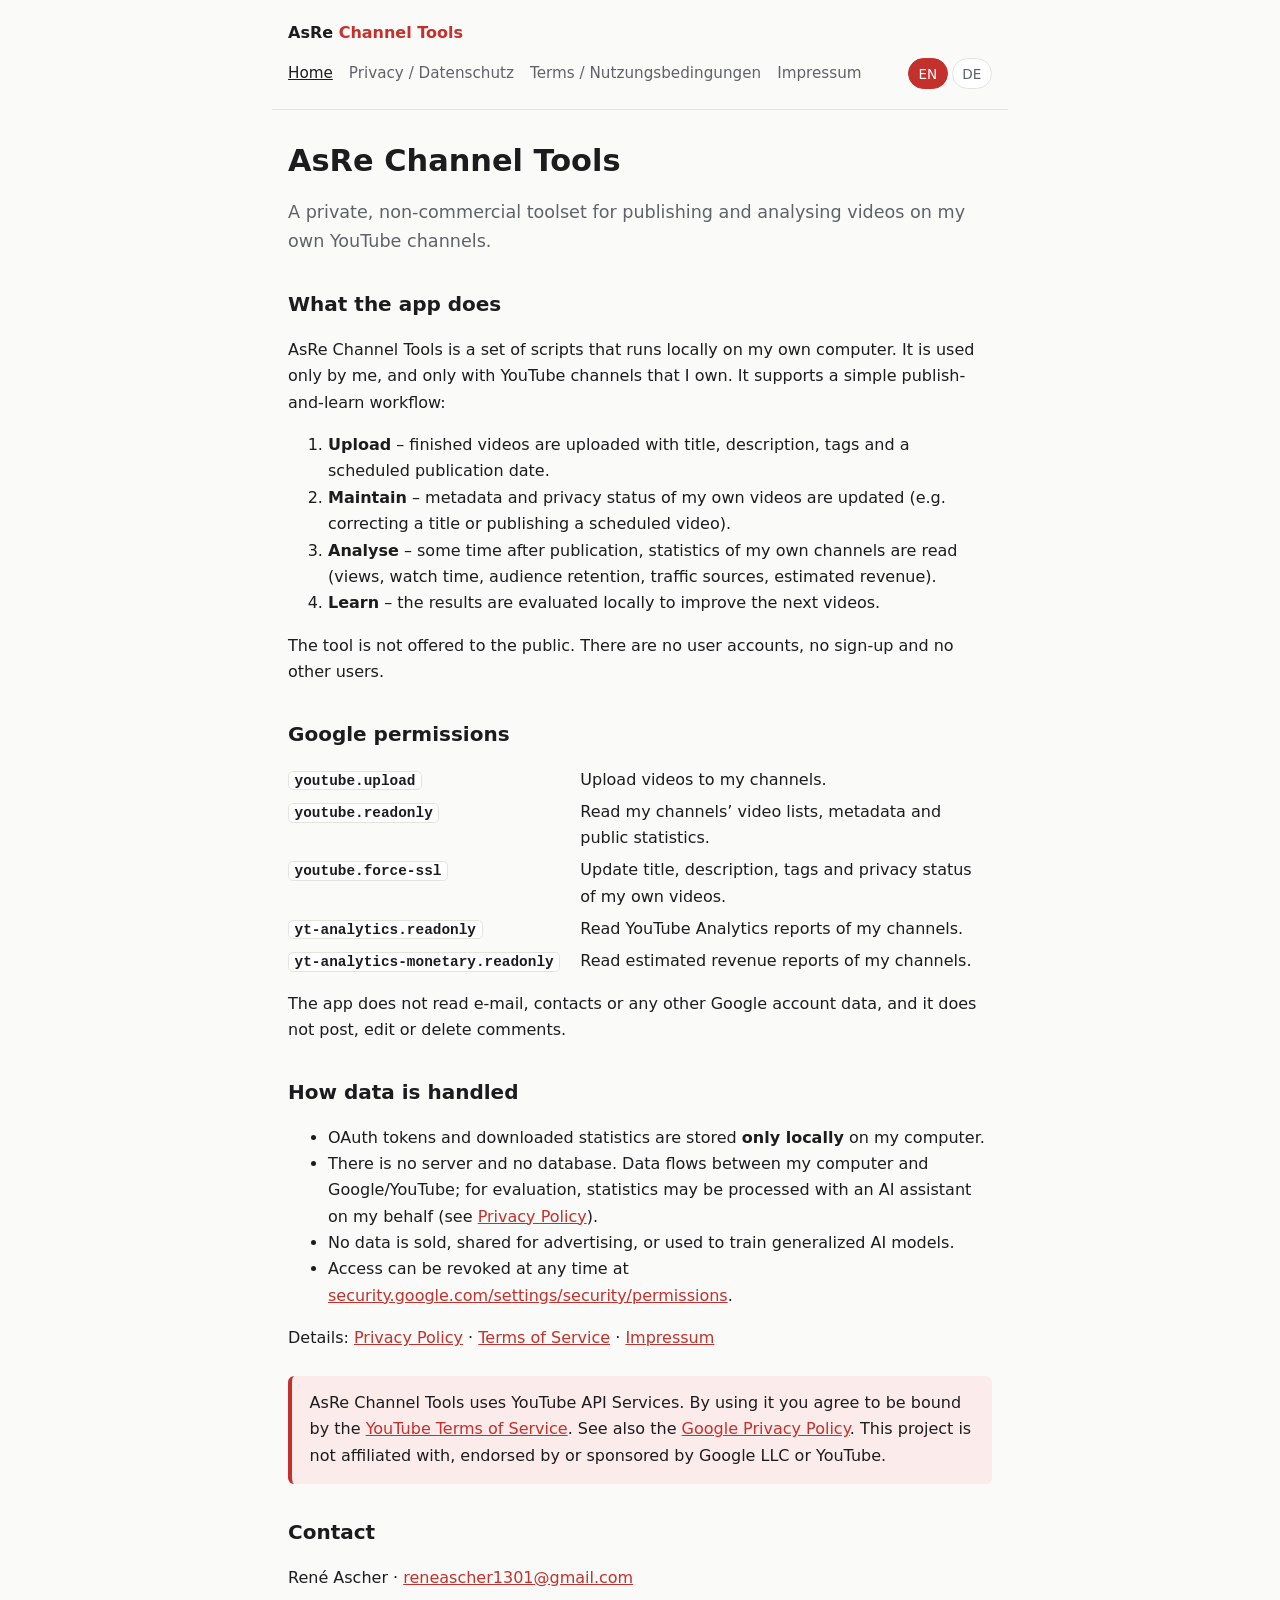
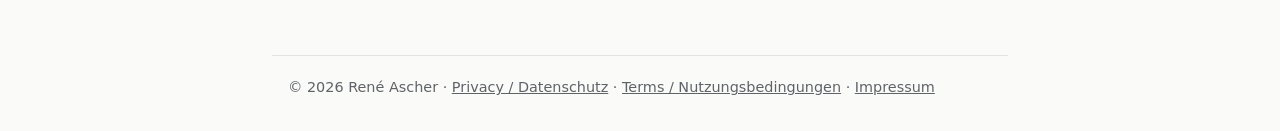
<file: index.html>
<!doctype html>
<html lang="en">
<head>
  <meta charset="utf-8">
  <meta name="viewport" content="width=device-width, initial-scale=1">
  <title>AsRe Channel Tools</title>
  <meta name="description" content="AsRe Channel Tools – a private toolset for uploading to, and analysing, the operator's own YouTube channels via the YouTube Data API and YouTube Analytics API.">
  <link rel="stylesheet" href="assets/style.css">
  <script src="assets/lang.js"></script>
</head>
<body>
<header>
  <a class="brand" href="index.html">AsRe <span>Channel Tools</span></a>
  <nav>
    <a href="index.html" aria-current="page">Home</a>
    <a href="privacy.html">Privacy / Datenschutz</a>
    <a href="terms.html">Terms / Nutzungsbedingungen</a>
    <a href="impressum.html">Impressum</a>
  </nav>
  <div class="lang-switch">
    <button type="button" data-set-lang="en">EN</button>
    <button type="button" data-set-lang="de">DE</button>
  </div>
</header>

<main>
  <!-- ===================== ENGLISH ===================== -->
  <section class="l-en" lang="en">
    <h1>AsRe Channel Tools</h1>
    <p class="lead">A private, non-commercial toolset for publishing and analysing videos on my own YouTube channels.</p>

    <h2>What the app does</h2>
    <p>AsRe Channel Tools is a set of scripts that runs locally on my own computer. It is used only by me, and only with YouTube channels that I own. It supports a simple publish-and-learn workflow:</p>
    <ol>
      <li><strong>Upload</strong> – finished videos are uploaded with title, description, tags and a scheduled publication date.</li>
      <li><strong>Maintain</strong> – metadata and privacy status of my own videos are updated (e.g. correcting a title or publishing a scheduled video).</li>
      <li><strong>Analyse</strong> – some time after publication, statistics of my own channels are read (views, watch time, audience retention, traffic sources, estimated revenue).</li>
      <li><strong>Learn</strong> – the results are evaluated locally to improve the next videos.</li>
    </ol>
    <p>The tool is not offered to the public. There are no user accounts, no sign-up and no other users.</p>

    <h2>Google permissions</h2>
    <dl>
      <dt><code>youtube.upload</code></dt><dd>Upload videos to my channels.</dd>
      <dt><code>youtube.readonly</code></dt><dd>Read my channels’ video lists, metadata and public statistics.</dd>
      <dt><code>youtube.force-ssl</code></dt><dd>Update title, description, tags and privacy status of my own videos.</dd>
      <dt><code>yt-analytics.readonly</code></dt><dd>Read YouTube Analytics reports of my channels.</dd>
      <dt><code>yt-analytics-monetary.readonly</code></dt><dd>Read estimated revenue reports of my channels.</dd>
    </dl>
    <p>The app does not read e-mail, contacts or any other Google account data, and it does not post, edit or delete comments.</p>

    <h2>How data is handled</h2>
    <ul>
      <li>OAuth tokens and downloaded statistics are stored <strong>only locally</strong> on my computer.</li>
      <li>There is no server and no database. Data flows between my computer and Google/YouTube; for evaluation, statistics may be processed with an AI assistant on my behalf (see <a href="privacy.html">Privacy Policy</a>).</li>
      <li>No data is sold, shared for advertising, or used to train generalized AI models.</li>
      <li>Access can be revoked at any time at <a href="https://security.google.com/settings/security/permissions">security.google.com/settings/security/permissions</a>.</li>
    </ul>
    <p>Details: <a href="privacy.html">Privacy Policy</a> · <a href="terms.html">Terms of Service</a> · <a href="impressum.html">Impressum</a></p>

    <div class="box">
      AsRe Channel Tools uses YouTube API Services. By using it you agree to be bound by the
      <a href="https://www.youtube.com/t/terms">YouTube Terms of Service</a>.
      See also the <a href="https://policies.google.com/privacy">Google Privacy Policy</a>.
      This project is not affiliated with, endorsed by or sponsored by Google LLC or YouTube.
    </div>

    <h2>Contact</h2>
    <p>René Ascher · <a href="mailto:reneascher1301@gmail.com">reneascher1301@gmail.com</a></p>
  </section>

  <hr class="lang-sep">

  <!-- ===================== DEUTSCH ===================== -->
  <section class="l-de" lang="de">
    <h1>AsRe Channel Tools</h1>
    <p class="lead">Ein privates, nicht-kommerzielles Toolset zum Veröffentlichen und Auswerten von Videos auf meinen eigenen YouTube-Kanälen.</p>

    <h2>Was die App macht</h2>
    <p>AsRe Channel Tools ist eine Sammlung von Skripten, die lokal auf meinem eigenen Computer laufen. Sie werden nur von mir und nur mit YouTube-Kanälen genutzt, die mir gehören. Der Ablauf ist ein einfacher Kreislauf aus Veröffentlichen und Lernen:</p>
    <ol>
      <li><strong>Hochladen</strong> – fertige Videos werden mit Titel, Beschreibung, Tags und geplantem Veröffentlichungstermin hochgeladen.</li>
      <li><strong>Pflegen</strong> – Metadaten und Sichtbarkeit meiner eigenen Videos werden angepasst (z. B. Titel korrigieren oder ein geplantes Video veröffentlichen).</li>
      <li><strong>Auswerten</strong> – einige Zeit nach der Veröffentlichung werden Statistiken meiner Kanäle abgerufen (Aufrufe, Wiedergabezeit, Zuschauerbindung, Traffic-Quellen, geschätzte Einnahmen).</li>
      <li><strong>Lernen</strong> – die Ergebnisse werden lokal ausgewertet, um die nächsten Videos zu verbessern.</li>
    </ol>
    <p>Das Tool wird der Öffentlichkeit nicht angeboten. Es gibt keine Benutzerkonten, keine Registrierung und keine weiteren Nutzer:innen.</p>

    <h2>Google-Berechtigungen</h2>
    <dl>
      <dt><code>youtube.upload</code></dt><dd>Videos auf meine Kanäle hochladen.</dd>
      <dt><code>youtube.readonly</code></dt><dd>Videolisten, Metadaten und öffentliche Statistiken meiner Kanäle lesen.</dd>
      <dt><code>youtube.force-ssl</code></dt><dd>Titel, Beschreibung, Tags und Sichtbarkeit meiner eigenen Videos ändern.</dd>
      <dt><code>yt-analytics.readonly</code></dt><dd>YouTube-Analytics-Berichte meiner Kanäle lesen.</dd>
      <dt><code>yt-analytics-monetary.readonly</code></dt><dd>Berichte zu geschätzten Einnahmen meiner Kanäle lesen.</dd>
    </dl>
    <p>Die App liest keine E-Mails, Kontakte oder sonstigen Daten des Google-Kontos und veröffentlicht, bearbeitet oder löscht keine Kommentare.</p>

    <h2>Umgang mit Daten</h2>
    <ul>
      <li>OAuth-Tokens und abgerufene Statistiken werden <strong>ausschließlich lokal</strong> auf meinem Computer gespeichert.</li>
      <li>Es gibt keinen Server und keine Datenbank. Daten fließen zwischen meinem Computer und Google/YouTube; zur Auswertung können Statistiken in meinem Auftrag mit einem KI-Assistenten verarbeitet werden (siehe <a href="privacy.html">Datenschutzerklärung</a>).</li>
      <li>Es werden keine Daten verkauft, für Werbung weitergegeben oder zum Training allgemeiner KI-Modelle verwendet.</li>
      <li>Der Zugriff kann jederzeit unter <a href="https://security.google.com/settings/security/permissions">security.google.com/settings/security/permissions</a> widerrufen werden.</li>
    </ul>
    <p>Details: <a href="privacy.html">Datenschutzerklärung</a> · <a href="terms.html">Nutzungsbedingungen</a> · <a href="impressum.html">Impressum</a></p>

    <div class="box">
      AsRe Channel Tools nutzt die YouTube API Services. Mit der Nutzung stimmst du den
      <a href="https://www.youtube.com/t/terms">Nutzungsbedingungen von YouTube</a> zu.
      Siehe auch die <a href="https://policies.google.com/privacy">Datenschutzerklärung von Google</a>.
      Dieses Projekt steht in keiner Verbindung zu Google LLC oder YouTube und wird von diesen weder unterstützt noch gesponsert.
    </div>

    <h2>Kontakt</h2>
    <p>René Ascher · <a href="mailto:reneascher1301@gmail.com">reneascher1301@gmail.com</a></p>
  </section>
</main>

<footer>
  © 2026 René Ascher ·
  <a href="privacy.html">Privacy / Datenschutz</a> ·
  <a href="terms.html">Terms / Nutzungsbedingungen</a> ·
  <a href="impressum.html">Impressum</a>
</footer>
</body>
</html>
</file>
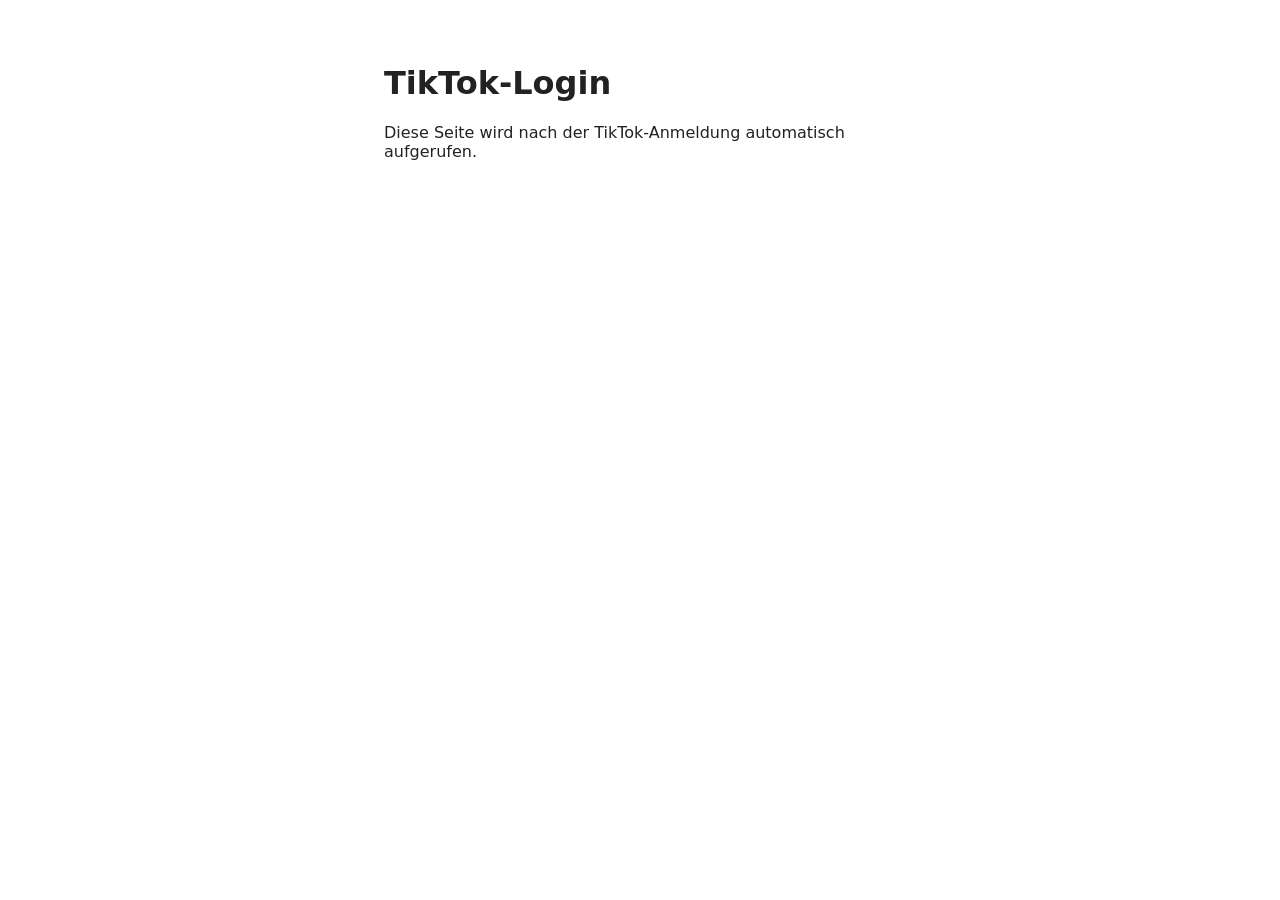
<file: callback.html>
<!doctype html>
<html lang="de">
<head>
<meta charset="utf-8">
<meta name="viewport" content="width=device-width, initial-scale=1">
<meta name="robots" content="noindex">
<title>TikTok-Login</title>
<style>body{font-family:system-ui,sans-serif;max-width:32rem;margin:4rem auto;padding:0 1rem;color:#222}</style>
</head>
<body>
<h1>TikTok-Login</h1>
<p id="msg">Du wirst zurück zum lokalen Programm geleitet …</p>
<noscript><p>Bitte JavaScript aktivieren.</p></noscript>
<script>
// Reicht die Antwort von TikTok (code, state) unverändert an das Programm auf dem eigenen Rechner weiter.
// Es werden keine Daten gespeichert oder an einen Server gesendet.
(function () {
  var q = location.search;
  if (!q) { document.getElementById('msg').textContent = 'Diese Seite wird nach der TikTok-Anmeldung automatisch aufgerufen.'; return; }
  location.replace('http://127.0.0.1:53682/callback' + q);
})();
</script>
</body>
</html>
</file>
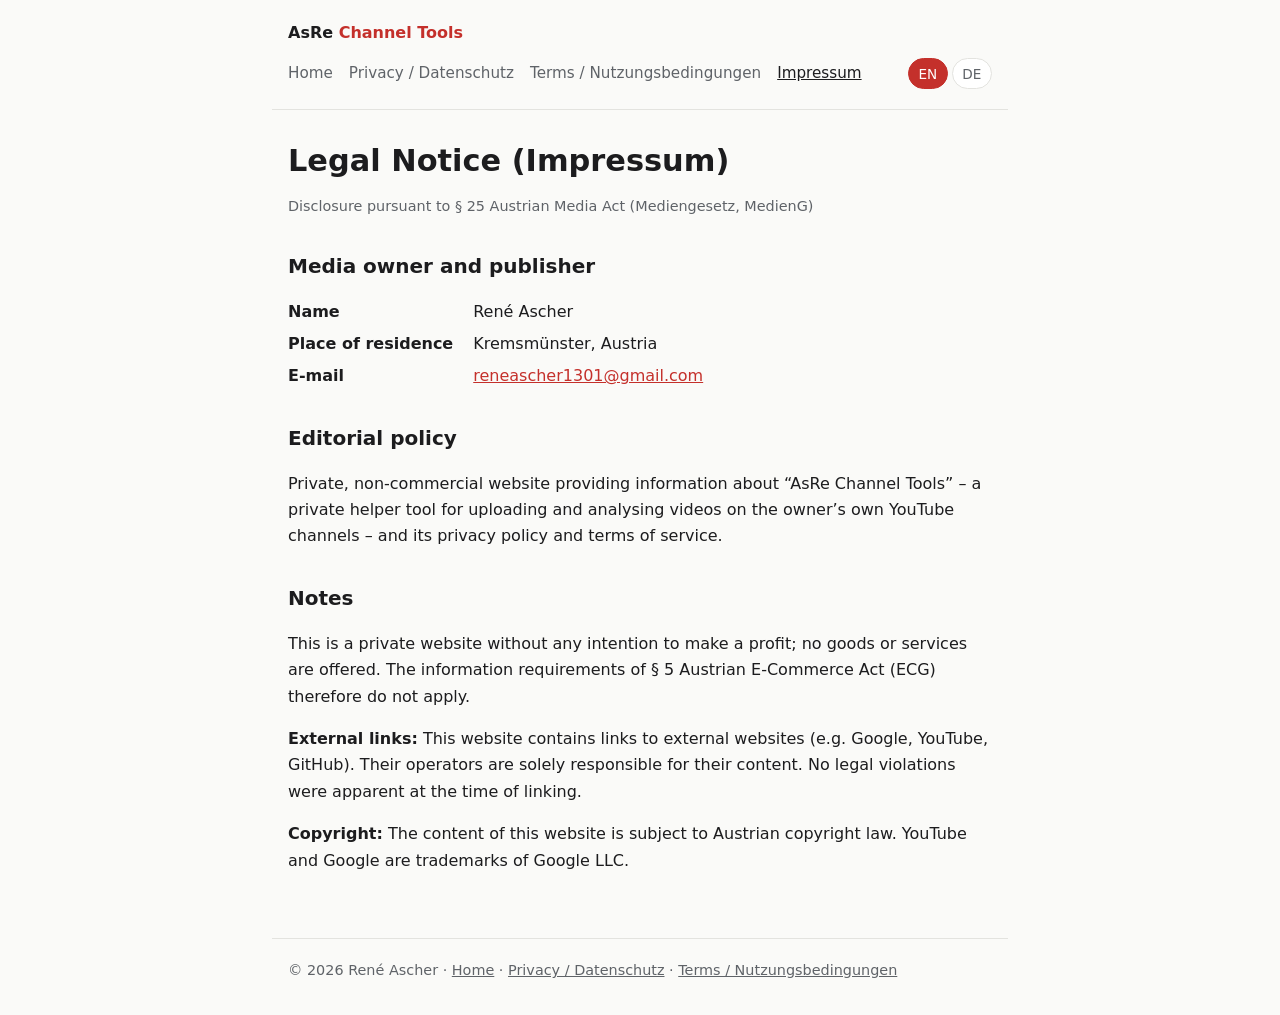
<file: impressum.html>
<!doctype html>
<html lang="de">
<head>
  <meta charset="utf-8">
  <meta name="viewport" content="width=device-width, initial-scale=1">
  <title>Impressum – AsRe Channel Tools</title>
  <meta name="description" content="Impressum / Offenlegung gemäß § 25 MedienG (Österreich) für AsRe Channel Tools.">
  <link rel="stylesheet" href="assets/style.css">
  <script src="assets/lang.js"></script>
</head>
<body>
<header>
  <a class="brand" href="index.html">AsRe <span>Channel Tools</span></a>
  <nav>
    <a href="index.html">Home</a>
    <a href="privacy.html">Privacy / Datenschutz</a>
    <a href="terms.html">Terms / Nutzungsbedingungen</a>
    <a href="impressum.html" aria-current="page">Impressum</a>
  </nav>
  <div class="lang-switch">
    <button type="button" data-set-lang="en">EN</button>
    <button type="button" data-set-lang="de">DE</button>
  </div>
</header>

<main>
  <!-- ===================== DEUTSCH ===================== -->
  <section class="l-de" lang="de">
    <h1>Impressum</h1>
    <p class="meta">Offenlegung gemäß § 25 Mediengesetz (MedienG), Österreich</p>

    <h2>Medieninhaber und Herausgeber</h2>
    <dl>
      <dt>Name</dt><dd>René Ascher</dd>
      <dt>Wohnort</dt><dd>Kremsmünster, Österreich</dd>
      <dt>E-Mail</dt><dd><a href="mailto:reneascher1301@gmail.com">reneascher1301@gmail.com</a></dd>
    </dl>

    <h2>Grundlegende Richtung (Blattlinie)</h2>
    <p>Private, nicht-kommerzielle Website mit Informationen zum Tool „AsRe Channel Tools“ – einem privaten Hilfsprogramm zum Hochladen und Auswerten von Videos auf den eigenen YouTube-Kanälen – sowie den zugehörigen Datenschutz- und Nutzungsbedingungen.</p>

    <h2>Hinweise</h2>
    <p>Es handelt sich um eine private Website ohne Gewinnerzielungsabsicht; es werden keine Waren oder Dienstleistungen angeboten. Die Informationspflichten nach § 5 E-Commerce-Gesetz (ECG) finden daher keine Anwendung.</p>
    <p><strong>Haftung für Links:</strong> Diese Website enthält Links zu externen Websites (z. B. Google, YouTube, GitHub). Für deren Inhalte sind ausschließlich die jeweiligen Betreiber verantwortlich. Zum Zeitpunkt der Verlinkung waren keine Rechtsverstöße erkennbar.</p>
    <p><strong>Urheberrecht:</strong> Die Inhalte dieser Website unterliegen dem österreichischen Urheberrecht. YouTube und Google sind Marken der Google LLC.</p>
  </section>

  <hr class="lang-sep">

  <!-- ===================== ENGLISH ===================== -->
  <section class="l-en" lang="en">
    <h1>Legal Notice (Impressum)</h1>
    <p class="meta">Disclosure pursuant to § 25 Austrian Media Act (Mediengesetz, MedienG)</p>

    <h2>Media owner and publisher</h2>
    <dl>
      <dt>Name</dt><dd>René Ascher</dd>
      <dt>Place of residence</dt><dd>Kremsmünster, Austria</dd>
      <dt>E-mail</dt><dd><a href="mailto:reneascher1301@gmail.com">reneascher1301@gmail.com</a></dd>
    </dl>

    <h2>Editorial policy</h2>
    <p>Private, non-commercial website providing information about “AsRe Channel Tools” – a private helper tool for uploading and analysing videos on the owner’s own YouTube channels – and its privacy policy and terms of service.</p>

    <h2>Notes</h2>
    <p>This is a private website without any intention to make a profit; no goods or services are offered. The information requirements of § 5 Austrian E-Commerce Act (ECG) therefore do not apply.</p>
    <p><strong>External links:</strong> This website contains links to external websites (e.g. Google, YouTube, GitHub). Their operators are solely responsible for their content. No legal violations were apparent at the time of linking.</p>
    <p><strong>Copyright:</strong> The content of this website is subject to Austrian copyright law. YouTube and Google are trademarks of Google LLC.</p>
  </section>
</main>

<footer>
  © 2026 René Ascher ·
  <a href="index.html">Home</a> ·
  <a href="privacy.html">Privacy / Datenschutz</a> ·
  <a href="terms.html">Terms / Nutzungsbedingungen</a>
</footer>
</body>
</html>
</file>
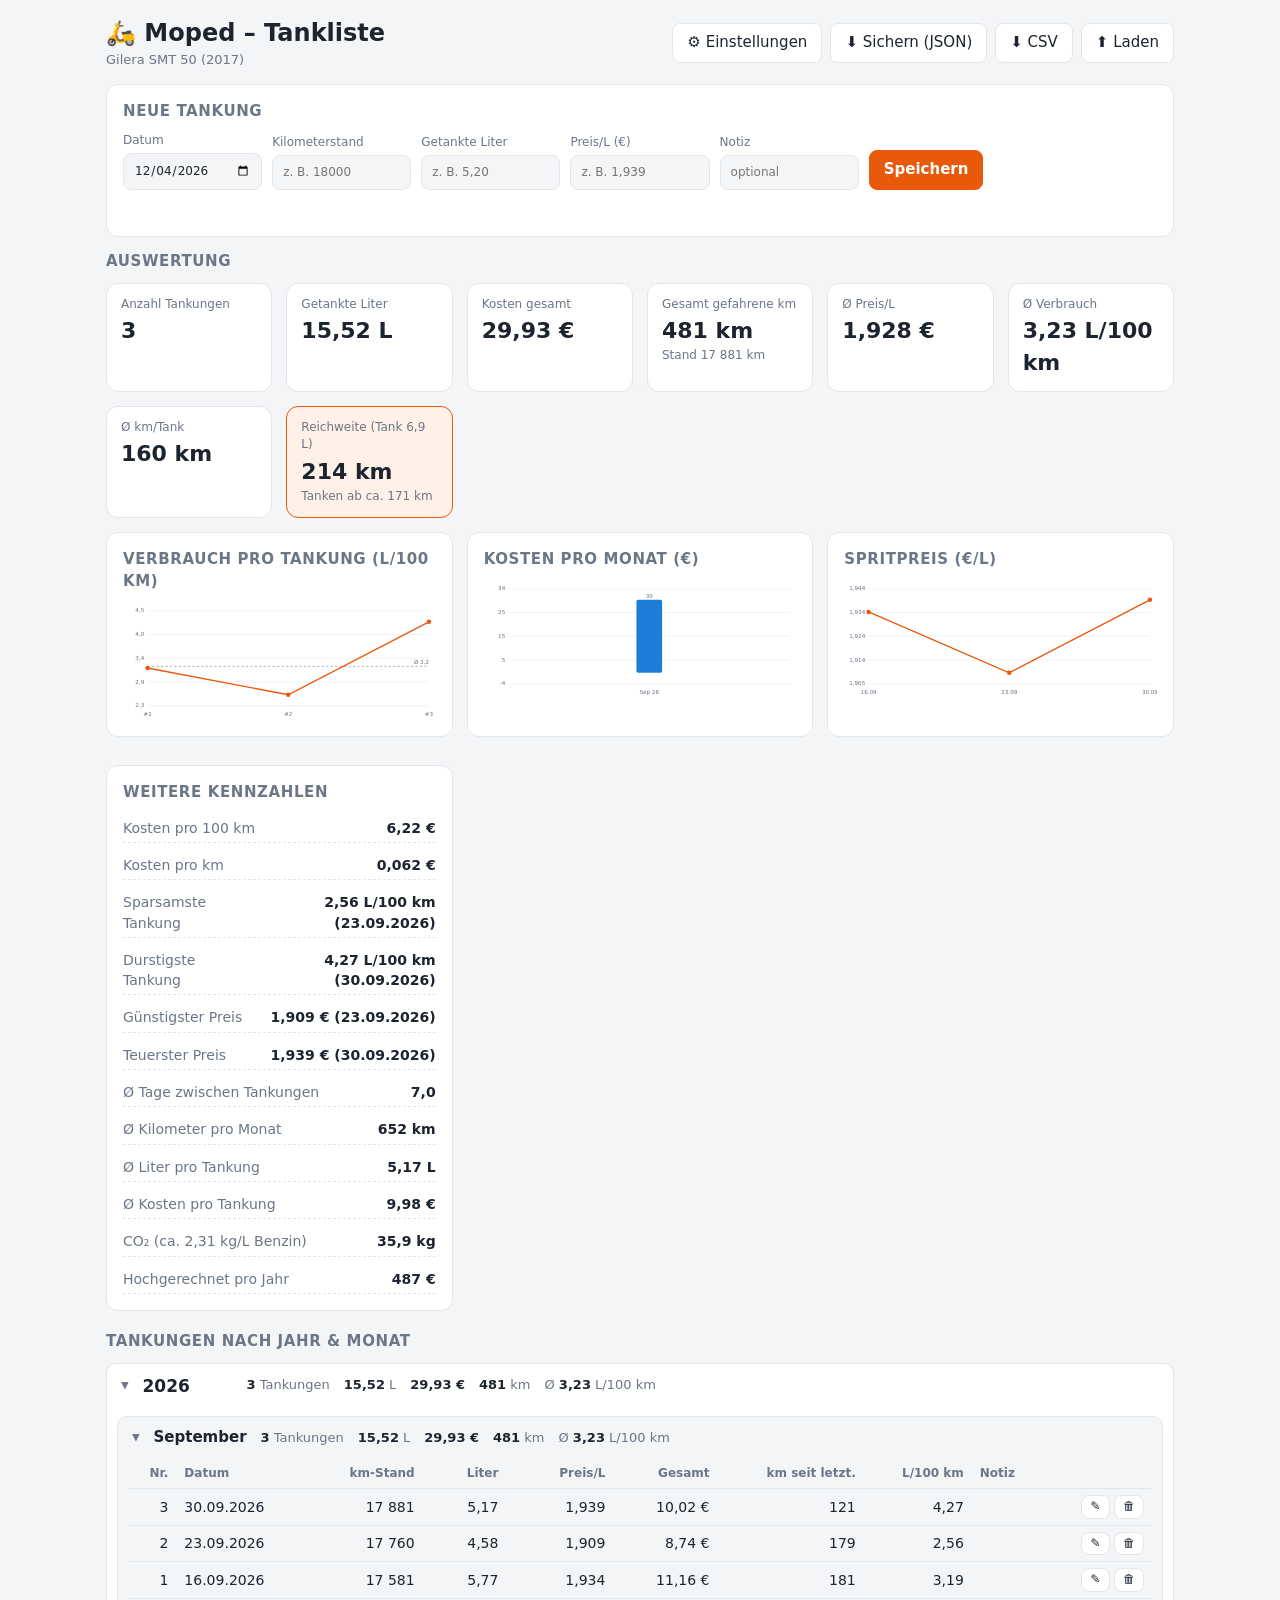
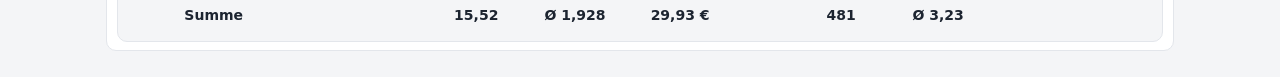
<file: Moped_Tankliste.html>
<!doctype html>
<html lang="de">
<head>
<meta charset="utf-8">
<meta name="viewport" content="width=device-width, initial-scale=1">
<title>Moped Tankliste</title>
<style>
:root{
  --bg:#f4f5f7; --card:#fff; --text:#1c2430; --muted:#6b7686; --line:#e3e6eb;
  --accent:#e8590c; --accent-soft:#fff1e8; --good:#2b8a3e; --bad:#c92a2a; --blue:#1c7ed6;
}
@media (prefers-color-scheme: dark){
  :root{ --bg:#14171c; --card:#1d222a; --text:#e8ebf0; --muted:#97a1b0; --line:#2d343f;
    --accent:#ff8a3d; --accent-soft:#2e2218; --good:#51cf66; --bad:#ff6b6b; --blue:#4dabf7; }
}
*{box-sizing:border-box}
body{margin:0;background:var(--bg);color:var(--text);font:15px/1.45 "Segoe UI",system-ui,sans-serif}
.wrap{max-width:1100px;margin:0 auto;padding:16px}
header{display:flex;align-items:center;justify-content:space-between;gap:12px;flex-wrap:wrap;margin-bottom:14px}
h1{font-size:24px;margin:0}
h1 small{display:block;font-size:13px;font-weight:400;color:var(--muted)}
h2{font-size:15px;margin:0 0 10px;text-transform:uppercase;letter-spacing:.04em;color:var(--muted)}
.card{background:var(--card);border:1px solid var(--line);border-radius:12px;padding:16px;margin-bottom:14px}
.grid{display:grid;gap:14px}
.g-kpi{grid-template-columns:repeat(auto-fit,minmax(150px,1fr))}
.g-2{grid-template-columns:repeat(auto-fit,minmax(320px,1fr))}
.kpi{background:var(--card);border:1px solid var(--line);border-radius:12px;padding:12px 14px}
.kpi .l{font-size:12px;color:var(--muted)}
.kpi .v{font-size:22px;font-weight:600;margin-top:2px}
.kpi .s{font-size:12px;color:var(--muted)}
.kpi.hi{background:var(--accent-soft);border-color:var(--accent)}
form{display:grid;grid-template-columns:repeat(auto-fit,minmax(130px,1fr));gap:10px;align-items:end}
label{display:flex;flex-direction:column;font-size:12px;color:var(--muted);gap:3px}
input{font:inherit;color:var(--text);background:var(--bg);border:1px solid var(--line);border-radius:8px;padding:8px 10px;width:100%}
input:focus{outline:2px solid var(--accent);outline-offset:-1px}
button{font:inherit;cursor:pointer;border:1px solid var(--line);background:var(--card);color:var(--text);border-radius:8px;padding:8px 14px}
button:hover{border-color:var(--accent)}
button.primary{background:var(--accent);border-color:var(--accent);color:#fff;font-weight:600}
button.sm{padding:2px 8px;font-size:12px}
.preview{grid-column:1/-1;font-size:13px;color:var(--muted);min-height:20px}
.preview b{color:var(--text)}
.warn{color:var(--bad)}
details{border:1px solid var(--line);border-radius:10px;margin-bottom:10px;background:var(--card)}
details details{margin:8px 10px;background:var(--bg)}
summary{cursor:pointer;padding:10px 14px;display:flex;gap:14px;align-items:center;flex-wrap:wrap;list-style:none}
summary::-webkit-details-marker{display:none}
summary::before{content:"▸";color:var(--muted);transition:transform .15s}
details[open]>summary::before{transform:rotate(90deg)}
summary .t{font-weight:600;min-width:90px}
summary .m{font-size:13px;color:var(--muted)}
summary .m b{color:var(--text);font-weight:600}
.year>summary .t{font-size:17px}
.tw{overflow-x:auto;padding:0 10px 10px}
table{width:100%;border-collapse:collapse;font-size:14px}
th,td{padding:6px 8px;text-align:right;border-bottom:1px solid var(--line);white-space:nowrap}
th{font-size:12px;color:var(--muted);font-weight:600}
th:nth-child(2),td:nth-child(2),th.note,td.note{text-align:left}
td.note{white-space:normal;color:var(--muted)}
tr.sum td{font-weight:600;border-bottom:none}
svg{width:100%;height:auto;display:block}
.ax{fill:var(--muted);font-size:10px}
.empty{color:var(--muted);text-align:center;padding:20px}
.bar{display:flex;gap:8px;flex-wrap:wrap}
dialog{border:1px solid var(--line);border-radius:12px;background:var(--card);color:var(--text);padding:18px;max-width:420px;width:92%}
dialog::backdrop{background:rgba(0,0,0,.45)}
dialog form{grid-template-columns:1fr}
.insights{display:grid;grid-template-columns:repeat(auto-fit,minmax(260px,1fr));gap:8px 24px;margin:0;padding:0;list-style:none}
.insights li{display:flex;justify-content:space-between;gap:12px;border-bottom:1px dashed var(--line);padding:4px 0;font-size:14px}
.insights li span:first-child{color:var(--muted)}
.insights li span:last-child{font-weight:600;text-align:right}
</style>
</head>
<body>
<div class="wrap">
  <header>
    <h1>🛵 <span id="bikeName">Moped</span> – Tankliste<small id="bikeSub"></small></h1>
    <div class="bar">
      <button id="btnSettings">⚙ Einstellungen</button>
      <button id="btnExport">⬇ Sichern (JSON)</button>
      <button id="btnCsv">⬇ CSV</button>
      <button id="btnImport">⬆ Laden</button>
      <input type="file" id="fileImport" accept=".json,application/json" hidden>
    </div>
  </header>

  <div class="card">
    <h2 id="formTitle">Neue Tankung</h2>
    <form id="form" autocomplete="off">
      <label>Datum<input type="date" id="fDate" required></label>
      <label>Kilometerstand<input type="text" inputmode="numeric" id="fKm" placeholder="z. B. 18000" required></label>
      <label>Getankte Liter<input type="text" inputmode="decimal" id="fLiters" placeholder="z. B. 5,20" required></label>
      <label>Preis/L (€)<input type="text" inputmode="decimal" id="fPrice" placeholder="z. B. 1,939" required></label>
      <label>Notiz<input type="text" id="fNote" placeholder="optional"></label>
      <div class="bar"><button type="submit" class="primary" id="btnSave">Speichern</button><button type="button" id="btnCancel" hidden>Abbrechen</button></div>
      <div class="preview" id="preview"></div>
    </form>
  </div>

  <h2>Auswertung</h2>
  <div class="grid g-kpi" id="kpis" style="margin-bottom:14px"></div>

  <div class="grid g-2">
    <div class="card"><h2>Verbrauch pro Tankung (L/100 km)</h2><div id="chCons"></div></div>
    <div class="card"><h2>Kosten pro Monat (€)</h2><div id="chCost"></div></div>
    <div class="card"><h2>Spritpreis (€/L)</h2><div id="chPrice"></div></div>
    <div class="card"><h2>Weitere Kennzahlen</h2><ul class="insights" id="insights"></ul></div>
  </div>

  <h2 style="margin-top:6px">Tankungen nach Jahr &amp; Monat</h2>
  <div id="list"></div>
</div>

<dialog id="dlg">
  <form method="dialog" id="setForm">
    <h2>Einstellungen</h2>
    <label>Fahrzeug<input id="sName"></label>
    <label>Beschreibung<input id="sSub"></label>
    <label>Tankinhalt (Liter)<input id="sTank" inputmode="decimal"></label>
    <label>Start-km (Stand vor der 1. Tankung)<input id="sStart" inputmode="numeric"></label>
    <label>Tank-Empfehlung ab (% der Reichweite)<input id="sPct" inputmode="numeric"></label>
    <div class="bar"><button class="primary" value="ok">Übernehmen</button><button value="cancel" formnovalidate>Abbrechen</button></div>
  </form>
</dialog>

<script>
"use strict";
const KEY = "moped_tankliste_v1";
const MONTHS = ["Jänner","Februar","März","April","Mai","Juni","Juli","August","September","Oktober","November","Dezember"];
const $ = id => document.getElementById(id);

/* ---------- Daten ---------- */
function seed(){
  const d = n => new Date(Date.UTC(1899,11,30) + n*86400000).toISOString().slice(0,10); // Excel-Seriennummer
  return {
    settings:{ name:"Moped", sub:"Gilera SMT 50 (2017)", tank:6.9, startKm:17400, pct:80 },
    entries:[
      {id:1,date:d(46281),km:17581,liters:5.77,price:1.934,note:""},
      {id:2,date:d(46288),km:17760,liters:4.58,price:1.909,note:""},
      {id:3,date:d(46295),km:17881,liters:5.17,price:1.939,note:""}
    ], nextId:4
  };
}
function load(){
  try{ const s = localStorage.getItem(KEY); if(s) return JSON.parse(s); }catch(e){}
  return seed();
}
let db = load();
function save(){ try{ localStorage.setItem(KEY, JSON.stringify(db)); }catch(e){ alert("Speichern im Browser nicht möglich – bitte 'Sichern (JSON)' verwenden."); } }

/* ---------- Format ---------- */
const nf = (v,d=2) => v==null||isNaN(v) ? "–" : v.toLocaleString("de-AT",{minimumFractionDigits:d,maximumFractionDigits:d});
const eur = (v,d=2) => v==null||isNaN(v) ? "–" : nf(v,d)+" €";
const dateDe = iso => { const [y,m,d]=iso.split("-"); return `${d}.${m}.${y}`; };
const num = s => { s=String(s).trim().replace(/\s/g,""); if(s.includes(",")) s=s.replace(/\./g,"").replace(",","."); return s===""?NaN:Number(s); };
const esc = s => String(s).replace(/[&<>"]/g,c=>({"&":"&amp;","<":"&lt;",">":"&gt;",'"':"&quot;"}[c]));

/* ---------- Berechnung (wie in Excel) ---------- */
function compute(){
  const S = db.settings;
  const rows = [...db.entries].sort((a,b)=> a.date.localeCompare(b.date) || a.km-b.km);
  let prev = S.startKm;
  rows.forEach((r,i)=>{
    r.nr = i+1;
    r.total = r.liters*r.price;                       // Gesamt (€)
    r.dist = r.km - prev;                             // km seit letztem Tanken
    r.cons = r.dist>0 ? r.liters/r.dist*100 : null;   // Verbrauch L/100 km
    r.per100 = r.dist>0 ? r.total/r.dist*100 : null;  // Kosten €/100 km
    prev = r.km;
  });
  return rows;
}
function agg(rs){
  const liters = rs.reduce((a,r)=>a+r.liters,0), cost = rs.reduce((a,r)=>a+r.total,0);
  const valid = rs.filter(r=>r.dist>0);
  const km = valid.reduce((a,r)=>a+r.dist,0), lv = valid.reduce((a,r)=>a+r.liters,0), cv = valid.reduce((a,r)=>a+r.total,0);
  return { n:rs.length, liters, cost, km, avgPrice: liters? cost/liters : null,
           cons: km? lv/km*100 : null, per100: km? cv/km*100 : null };
}

/* ---------- Rendering ---------- */
function render(){
  const S = db.settings, rows = compute(), A = agg(rows);
  $("bikeName").textContent = S.name; $("bikeSub").textContent = S.sub;
  document.title = S.name + " Tankliste";

  // KPIs inkl. Reichweite
  const range = A.cons ? S.tank/A.cons*100 : null;
  const last = rows[rows.length-1];
  const kpi = (l,v,s="",cls="") => `<div class="kpi ${cls}"><div class="l">${l}</div><div class="v">${v}</div><div class="s">${s}</div></div>`;
  $("kpis").innerHTML =
    kpi("Anzahl Tankungen", A.n) +
    kpi("Getankte Liter", nf(A.liters)+" L") +
    kpi("Kosten gesamt", eur(A.cost)) +
    kpi("Gesamt gefahrene km", last? nf(last.km-S.startKm,0)+" km":"–", last? "Stand "+nf(last.km,0)+" km":"") +
    kpi("Ø Preis/L", A.avgPrice? nf(A.avgPrice,3)+" €":"–") +
    kpi("Ø Verbrauch", A.cons? nf(A.cons)+" L/100 km":"–") +
    kpi("Ø km/Tank", A.n? nf(A.km/A.n,0)+" km":"–") +
    kpi("Reichweite (Tank "+nf(S.tank,1)+" L)", range? nf(range,0)+" km":"–", range? "Tanken ab ca. "+nf(range*S.pct/100,0)+" km":"", "hi");

  // Weitere Kennzahlen
  const cons = rows.filter(r=>r.cons!=null);
  const best = cons.reduce((a,r)=>!a||r.cons<a.cons?r:a,null), worst = cons.reduce((a,r)=>!a||r.cons>a.cons?r:a,null);
  const cheap = rows.reduce((a,r)=>!a||r.price<a.price?r:a,null), dear = rows.reduce((a,r)=>!a||r.price>a.price?r:a,null);
  let days=null; if(rows.length>1) days = (new Date(rows.at(-1).date)-new Date(rows[0].date))/86400000/(rows.length-1);
  let kmPerMonth=null; if(rows.length>1){ const span=(new Date(rows.at(-1).date)-new Date(rows[0].date))/86400000; if(span>0) kmPerMonth = (rows.at(-1).km-rows[0].km)/span*30.44; }
  const li = (l,v)=>`<li><span>${l}</span><span>${v}</span></li>`;
  $("insights").innerHTML =
    li("Kosten pro 100 km", A.per100? eur(A.per100):"–") +
    li("Kosten pro km", A.per100? eur(A.per100/100,3):"–") +
    li("Sparsamste Tankung", best? `${nf(best.cons)} L/100 km (${dateDe(best.date)})`:"–") +
    li("Durstigste Tankung", worst? `${nf(worst.cons)} L/100 km (${dateDe(worst.date)})`:"–") +
    li("Günstigster Preis", cheap? `${nf(cheap.price,3)} € (${dateDe(cheap.date)})`:"–") +
    li("Teuerster Preis", dear? `${nf(dear.price,3)} € (${dateDe(dear.date)})`:"–") +
    li("Ø Tage zwischen Tankungen", days!=null? nf(days,1):"–") +
    li("Ø Kilometer pro Monat", kmPerMonth!=null? nf(kmPerMonth,0)+" km":"–") +
    li("Ø Liter pro Tankung", A.n? nf(A.liters/A.n)+" L":"–") +
    li("Ø Kosten pro Tankung", A.n? eur(A.cost/A.n):"–") +
    li("CO₂ (ca. 2,31 kg/L Benzin)", A.liters? nf(A.liters*2.31,1)+" kg":"–") +
    li("Hochgerechnet pro Jahr", kmPerMonth&&A.per100? eur(kmPerMonth*12*A.per100/100,0):"–");

  // Monatsdaten für Diagramm
  const byMonth = {};
  rows.forEach(r=>{ const k=r.date.slice(0,7); (byMonth[k] ||= []).push(r); });
  const mKeys = Object.keys(byMonth).sort();

  $("chCons").innerHTML  = lineChart(cons.map(r=>({x:"#"+r.nr, y:r.cons})), A.cons, v=>nf(v,1));
  $("chPrice").innerHTML = lineChart(rows.map(r=>({x:dateDe(r.date).slice(0,5), y:r.price})), null, v=>nf(v,3));
  $("chCost").innerHTML  = barChart(mKeys.map(k=>({x:MONTHS[+k.slice(5)-1].slice(0,3)+" "+k.slice(2,4), y:agg(byMonth[k]).cost})));

  // Liste Jahr > Monat
  if(!rows.length){ $("list").innerHTML = `<div class="card empty">Noch keine Tankungen erfasst.</div>`; return; }
  const years = [...new Set(rows.map(r=>r.date.slice(0,4)))].sort().reverse();
  const openYear = years[0], openMonth = mKeys.at(-1);
  $("list").innerHTML = years.map(y=>{
    const ry = rows.filter(r=>r.date.startsWith(y)), ay = agg(ry);
    const ms = mKeys.filter(k=>k.startsWith(y)).reverse();
    return `<details class="year" ${y===openYear?"open":""}>
      <summary><span class="t">${y}</span>${sumLine(ay)}</summary>
      ${ms.map(k=>{
        const rm = byMonth[k], am = agg(rm);
        return `<details ${k===openMonth?"open":""}>
          <summary><span class="t">${MONTHS[+k.slice(5)-1]}</span>${sumLine(am)}</summary>
          <div class="tw">${table(rm.slice().reverse(), am)}</div></details>`;
      }).join("")}
    </details>`;
  }).join("");
}
function sumLine(a){
  return `<span class="m"><b>${a.n}</b> Tankung${a.n===1?"":"en"}</span>
    <span class="m"><b>${nf(a.liters)}</b> L</span>
    <span class="m"><b>${eur(a.cost)}</b></span>
    <span class="m"><b>${nf(a.km,0)}</b> km</span>
    <span class="m">Ø <b>${nf(a.cons)}</b> L/100 km</span>`;
}
function table(rs,a){
  const avg = agg(rs).cons;
  return `<table><thead><tr><th>Nr.</th><th>Datum</th><th>km-Stand</th><th>Liter</th><th>Preis/L</th><th>Gesamt</th><th>km seit letzt.</th><th>L/100 km</th><th class="note">Notiz</th><th></th></tr></thead><tbody>
  ${rs.map(r=>{
    const hi = r.cons!=null && avg && r.cons>avg*1.4 ? ' class="warn" title="Deutlich über dem Durchschnitt"' : "";
    return `<tr><td>${r.nr}</td><td>${dateDe(r.date)}</td><td>${nf(r.km,0)}</td><td>${nf(r.liters)}</td><td>${nf(r.price,3)}</td><td>${eur(r.total)}</td>
      <td>${r.dist>0?nf(r.dist,0):"–"}</td><td${hi}>${r.cons!=null?nf(r.cons):"–"}</td><td class="note">${esc(r.note||"")}</td>
      <td><button class="sm" data-edit="${r.id}">✎</button> <button class="sm" data-del="${r.id}">🗑</button></td></tr>`;}).join("")}
  <tr class="sum"><td></td><td>Summe</td><td></td><td>${nf(a.liters)}</td><td>Ø ${nf(a.avgPrice,3)}</td><td>${eur(a.cost)}</td><td>${nf(a.km,0)}</td><td>Ø ${nf(a.cons)}</td><td></td><td></td></tr>
  </tbody></table>`;
}

/* ---------- Diagramme (SVG) ---------- */
function frame(vals, fmt){
  const W=560,H=210,L=44,R=12,T=14,B=26;
  let mn=Math.min(...vals), mx=Math.max(...vals);
  if(mn===mx){ mn-=1; mx+=1; } const pad=(mx-mn)*.15; mn-=pad; mx+=pad;
  const y = v => T+(H-T-B)*(1-(v-mn)/(mx-mn));
  let g=""; for(let i=0;i<=4;i++){ const v=mn+(mx-mn)*i/4; g+=`<line x1="${L}" x2="${W-R}" y1="${y(v)}" y2="${y(v)}" stroke="var(--line)"/><text class="ax" x="${L-6}" y="${y(v)+3}" text-anchor="end">${fmt(v)}</text>`; }
  return {W,H,L,R,T,B,y,g,mn,mx};
}
function lineChart(pts, avg, fmt){
  if(pts.length<1) return `<div class="empty">Noch keine Daten</div>`;
  const f = frame(pts.map(p=>p.y).concat(avg?[avg]:[]), fmt);
  const step = (f.W-f.L-f.R)/Math.max(pts.length-1,1);
  const X = i => pts.length===1 ? (f.L+f.W-f.R)/2 : f.L+i*step;
  const path = pts.map((p,i)=>(i?"L":"M")+X(i)+","+f.y(p.y)).join(" ");
  const every = Math.ceil(pts.length/8);
  return `<svg viewBox="0 0 ${f.W} ${f.H}">${f.g}
    ${avg?`<line x1="${f.L}" x2="${f.W-f.R}" y1="${f.y(avg)}" y2="${f.y(avg)}" stroke="var(--muted)" stroke-dasharray="4 4"/><text class="ax" x="${f.W-f.R}" y="${f.y(avg)-4}" text-anchor="end">Ø ${fmt(avg)}</text>`:""}
    <path d="${path}" fill="none" stroke="var(--accent)" stroke-width="2.5"/>
    ${pts.map((p,i)=>`<circle cx="${X(i)}" cy="${f.y(p.y)}" r="4" fill="var(--accent)"><title>${p.x}: ${fmt(p.y)}</title></circle>${i%every===0?`<text class="ax" x="${X(i)}" y="${f.H-8}" text-anchor="middle">${p.x}</text>`:""}`).join("")}
  </svg>`;
}
function barChart(pts){
  if(!pts.length) return `<div class="empty">Noch keine Daten</div>`;
  const f = frame([0,...pts.map(p=>p.y)], v=>nf(v,0));
  const slot=(f.W-f.L-f.R)/pts.length, bw=Math.min(46,slot*.65), base=f.y(0);
  return `<svg viewBox="0 0 ${f.W} ${f.H}">${f.g}
    ${pts.map((p,i)=>{ const cx=f.L+slot*(i+.5), top=f.y(p.y);
      return `<rect x="${cx-bw/2}" y="${top}" width="${bw}" height="${Math.max(base-top,0)}" rx="3" fill="var(--blue)"><title>${p.x}: ${eur(p.y)}</title></rect>
      <text class="ax" x="${cx}" y="${top-4}" text-anchor="middle">${nf(p.y,0)}</text><text class="ax" x="${cx}" y="${f.H-8}" text-anchor="middle">${p.x}</text>`;}).join("")}
  </svg>`;
}

/* ---------- Formular ---------- */
let editId = null;
const today = () => { const d=new Date(); return new Date(d-d.getTimezoneOffset()*60000).toISOString().slice(0,10); };
function resetForm(){
  editId=null; $("form").reset(); $("fDate").value=today();
  $("formTitle").textContent="Neue Tankung"; $("btnSave").textContent="Speichern"; $("btnCancel").hidden=true;
  updatePreview();
}
function readForm(){
  return { date:$("fDate").value, km:num($("fKm").value), liters:num($("fLiters").value), price:num($("fPrice").value), note:$("fNote").value.trim() };
}
function updatePreview(){
  const e=readForm(), p=$("preview");
  const rows=compute().filter(r=>r.id!==editId);
  const before=rows.filter(r=>r.date<e.date || (r.date===e.date && r.km<e.km)).at(-1);
  const prevKm = before? before.km : db.settings.startKm;
  const parts=[];
  if(e.liters>0 && e.price>0) parts.push(`Gesamt: <b>${eur(e.liters*e.price)}</b>`);
  if(e.km>0){
    const dist=e.km-prevKm;
    if(dist<=0) parts.push(`<span class="warn">Kilometerstand ist nicht höher als davor (${nf(prevKm,0)} km)</span>`);
    else{ parts.push(`Seit letztem Tanken: <b>${nf(dist,0)} km</b>`);
      if(e.liters>0){ const c=e.liters/dist*100; parts.push(`Verbrauch: <b>${nf(c)} L/100 km</b>`);
        const avgC=agg(rows).cons;
        if(avgC && c>avgC*1.4) parts.push(`<span class="warn">deutlich über Ø</span>`); } }
  }
  p.innerHTML = parts.join(" &nbsp;·&nbsp; ");
}
$("form").addEventListener("input", updatePreview);
$("form").addEventListener("submit", ev=>{
  ev.preventDefault();
  const e=readForm();
  if(!e.date || !(e.km>0) || !(e.liters>0) || !(e.price>0)){ alert("Bitte Datum, Kilometerstand, Liter und Preis korrekt ausfüllen."); return; }
  if(editId!=null){ Object.assign(db.entries.find(x=>x.id===editId), e); }
  else { db.entries.push({id:db.nextId++, ...e}); }
  save(); resetForm(); render();
});
$("btnCancel").onclick = resetForm;
$("list").addEventListener("click", ev=>{
  const del=ev.target.closest("[data-del]"), ed=ev.target.closest("[data-edit]");
  if(del){ if(confirm("Diese Tankung löschen?")){ db.entries=db.entries.filter(x=>x.id!==+del.dataset.del); save(); render(); } }
  if(ed){ const r=db.entries.find(x=>x.id===+ed.dataset.edit); editId=r.id;
    $("fDate").value=r.date; $("fKm").value=r.km; $("fLiters").value=String(r.liters).replace(".",","); $("fPrice").value=String(r.price).replace(".",","); $("fNote").value=r.note||"";
    $("formTitle").textContent="Tankung bearbeiten"; $("btnSave").textContent="Änderung speichern"; $("btnCancel").hidden=false;
    updatePreview(); window.scrollTo({top:0,behavior:"smooth"}); }
});

/* ---------- Einstellungen / Export ---------- */
$("btnSettings").onclick=()=>{ const S=db.settings;
  $("sName").value=S.name; $("sSub").value=S.sub; $("sTank").value=String(S.tank).replace(".",","); $("sStart").value=S.startKm; $("sPct").value=S.pct; $("dlg").showModal(); };
$("setForm").addEventListener("submit", ev=>{
  if(ev.submitter && ev.submitter.value!=="ok") return;
  const S=db.settings; S.name=$("sName").value||"Moped"; S.sub=$("sSub").value;
  S.tank=num($("sTank").value)||S.tank; S.startKm=num($("sStart").value)||0; S.pct=num($("sPct").value)||80;
  save(); render();
});
function download(name,text,type){ const a=document.createElement("a"); a.href=URL.createObjectURL(new Blob([text],{type})); a.download=name; a.click(); URL.revokeObjectURL(a.href); }
$("btnExport").onclick=()=>download("Moped_Tankliste_"+today()+".json", JSON.stringify(db,null,1), "application/json");
$("btnCsv").onclick=()=>{
  const h=["Tank-Nr.","Datum","Kilometerstand","Liter","Preis/L","Gesamt","km seit letztem Tanken","Verbrauch L/100km","Notiz"];
  const lines=[h.join(";")].concat(compute().map(r=>[r.nr,dateDe(r.date),r.km,nf(r.liters),nf(r.price,3),nf(r.total),r.dist,r.cons!=null?nf(r.cons):"",'"'+(r.note||"").replace(/"/g,'""')+'"'].join(";")));
  download("Moped_Tankliste.csv","﻿"+lines.join("\r\n"),"text/csv");
};
$("btnImport").onclick=()=>$("fileImport").click();
$("fileImport").onchange=async ev=>{
  const f=ev.target.files[0]; if(!f) return;
  try{ const d=JSON.parse(await f.text()); if(!d.entries||!d.settings) throw 0;
    if(confirm("Aktuelle Daten durch die Sicherung ersetzen?")){ db=d; save(); resetForm(); render(); } }
  catch(e){ alert("Datei konnte nicht gelesen werden."); }
  ev.target.value="";
};

resetForm(); render();
</script>
</body>
</html>
</file>
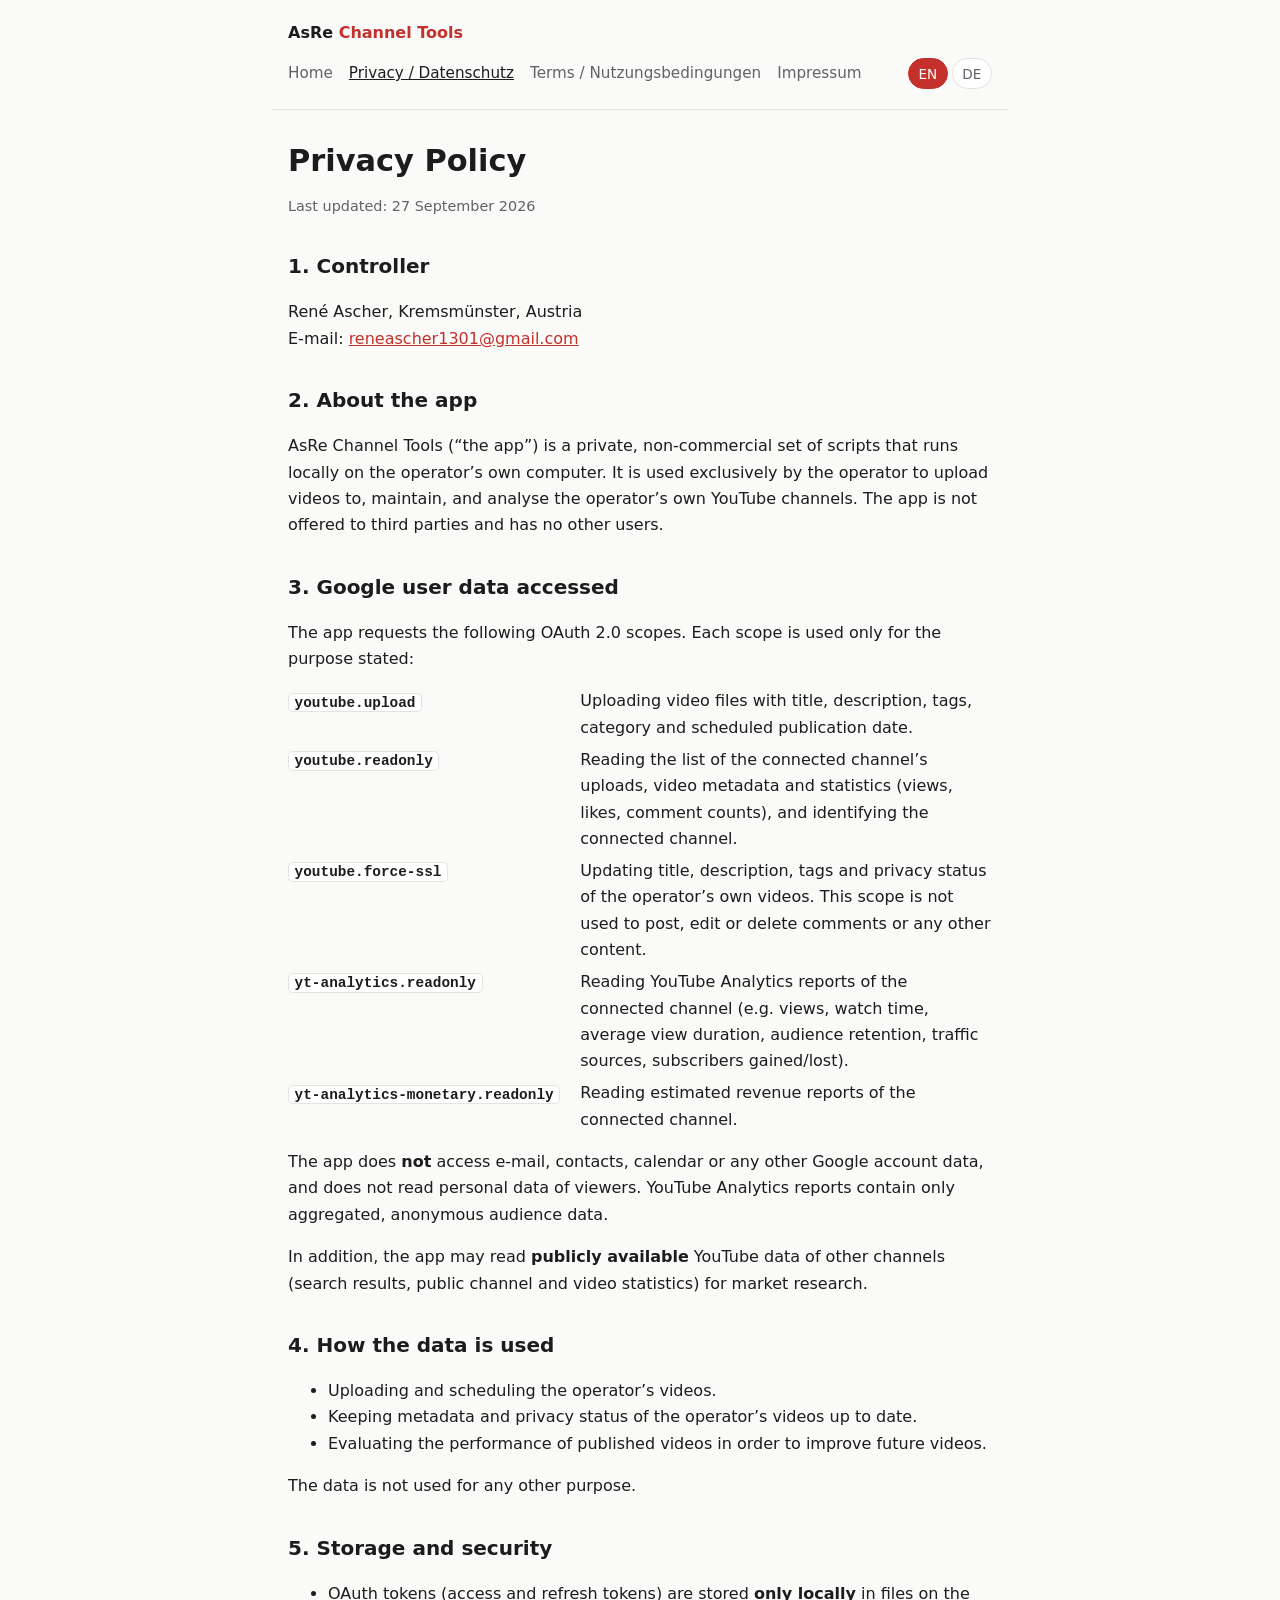
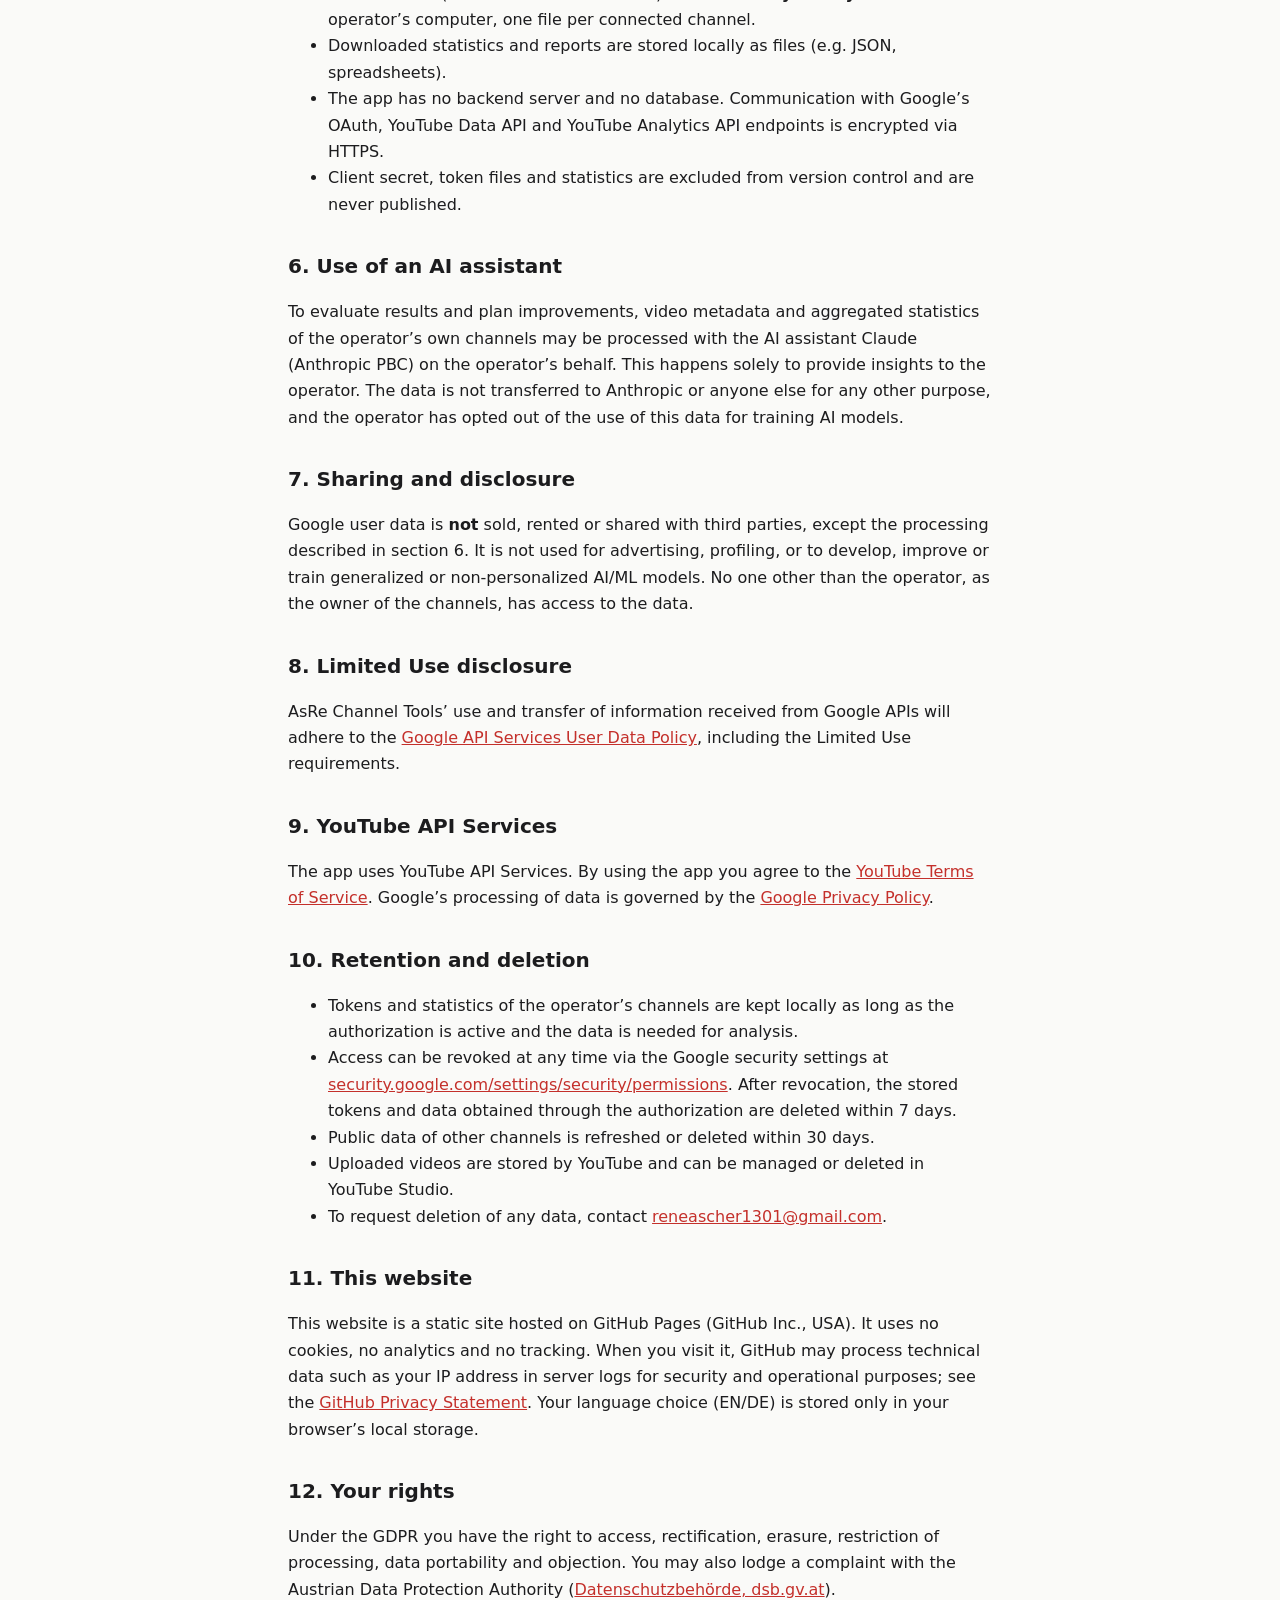
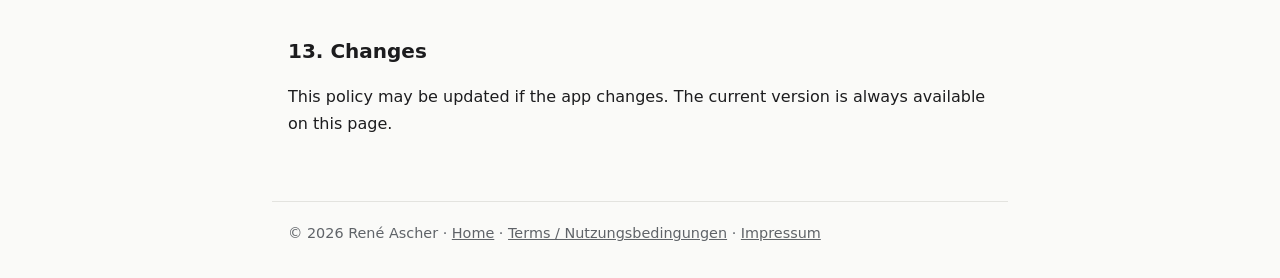
<file: privacy.html>
<!doctype html>
<html lang="en">
<head>
  <meta charset="utf-8">
  <meta name="viewport" content="width=device-width, initial-scale=1">
  <title>Privacy Policy – AsRe Channel Tools</title>
  <meta name="description" content="Privacy Policy / Datenschutzerklärung for AsRe Channel Tools.">
  <link rel="stylesheet" href="assets/style.css">
  <script src="assets/lang.js"></script>
</head>
<body>
<header>
  <a class="brand" href="index.html">AsRe <span>Channel Tools</span></a>
  <nav>
    <a href="index.html">Home</a>
    <a href="privacy.html" aria-current="page">Privacy / Datenschutz</a>
    <a href="terms.html">Terms / Nutzungsbedingungen</a>
    <a href="impressum.html">Impressum</a>
  </nav>
  <div class="lang-switch">
    <button type="button" data-set-lang="en">EN</button>
    <button type="button" data-set-lang="de">DE</button>
  </div>
</header>

<main>
  <!-- ===================== ENGLISH ===================== -->
  <section class="l-en" lang="en">
    <h1>Privacy Policy</h1>
    <p class="meta">Last updated: 27 September 2026</p>

    <h2>1. Controller</h2>
    <p>René Ascher, Kremsmünster, Austria<br>
    E-mail: <a href="mailto:reneascher1301@gmail.com">reneascher1301@gmail.com</a></p>

    <h2>2. About the app</h2>
    <p>AsRe Channel Tools (“the app”) is a private, non-commercial set of scripts that runs locally on the operator’s own computer. It is used exclusively by the operator to upload videos to, maintain, and analyse the operator’s own YouTube channels. The app is not offered to third parties and has no other users.</p>

    <h2>3. Google user data accessed</h2>
    <p>The app requests the following OAuth 2.0 scopes. Each scope is used only for the purpose stated:</p>
    <dl>
      <dt><code>youtube.upload</code></dt><dd>Uploading video files with title, description, tags, category and scheduled publication date.</dd>
      <dt><code>youtube.readonly</code></dt><dd>Reading the list of the connected channel’s uploads, video metadata and statistics (views, likes, comment counts), and identifying the connected channel.</dd>
      <dt><code>youtube.force-ssl</code></dt><dd>Updating title, description, tags and privacy status of the operator’s own videos. This scope is not used to post, edit or delete comments or any other content.</dd>
      <dt><code>yt-analytics.readonly</code></dt><dd>Reading YouTube Analytics reports of the connected channel (e.g. views, watch time, average view duration, audience retention, traffic sources, subscribers gained/lost).</dd>
      <dt><code>yt-analytics-monetary.readonly</code></dt><dd>Reading estimated revenue reports of the connected channel.</dd>
    </dl>
    <p>The app does <strong>not</strong> access e-mail, contacts, calendar or any other Google account data, and does not read personal data of viewers. YouTube Analytics reports contain only aggregated, anonymous audience data.</p>
    <p>In addition, the app may read <strong>publicly available</strong> YouTube data of other channels (search results, public channel and video statistics) for market research.</p>

    <h2>4. How the data is used</h2>
    <ul>
      <li>Uploading and scheduling the operator’s videos.</li>
      <li>Keeping metadata and privacy status of the operator’s videos up to date.</li>
      <li>Evaluating the performance of published videos in order to improve future videos.</li>
    </ul>
    <p>The data is not used for any other purpose.</p>

    <h2>5. Storage and security</h2>
    <ul>
      <li>OAuth tokens (access and refresh tokens) are stored <strong>only locally</strong> in files on the operator’s computer, one file per connected channel.</li>
      <li>Downloaded statistics and reports are stored locally as files (e.g. JSON, spreadsheets).</li>
      <li>The app has no backend server and no database. Communication with Google’s OAuth, YouTube Data API and YouTube Analytics API endpoints is encrypted via HTTPS.</li>
      <li>Client secret, token files and statistics are excluded from version control and are never published.</li>
    </ul>

    <h2>6. Use of an AI assistant</h2>
    <p>To evaluate results and plan improvements, video metadata and aggregated statistics of the operator’s own channels may be processed with the AI assistant Claude (Anthropic PBC) on the operator’s behalf. This happens solely to provide insights to the operator. The data is not transferred to Anthropic or anyone else for any other purpose, and the operator has opted out of the use of this data for training AI models.</p>

    <h2>7. Sharing and disclosure</h2>
    <p>Google user data is <strong>not</strong> sold, rented or shared with third parties, except the processing described in section 6. It is not used for advertising, profiling, or to develop, improve or train generalized or non-personalized AI/ML models. No one other than the operator, as the owner of the channels, has access to the data.</p>

    <h2>8. Limited Use disclosure</h2>
    <p>AsRe Channel Tools’ use and transfer of information received from Google APIs will adhere to the
    <a href="https://developers.google.com/terms/api-services-user-data-policy">Google API Services User Data Policy</a>,
    including the Limited Use requirements.</p>

    <h2>9. YouTube API Services</h2>
    <p>The app uses YouTube API Services. By using the app you agree to the
    <a href="https://www.youtube.com/t/terms">YouTube Terms of Service</a>.
    Google’s processing of data is governed by the
    <a href="https://policies.google.com/privacy">Google Privacy Policy</a>.</p>

    <h2>10. Retention and deletion</h2>
    <ul>
      <li>Tokens and statistics of the operator’s channels are kept locally as long as the authorization is active and the data is needed for analysis.</li>
      <li>Access can be revoked at any time via the Google security settings at <a href="https://security.google.com/settings/security/permissions">security.google.com/settings/security/permissions</a>. After revocation, the stored tokens and data obtained through the authorization are deleted within 7 days.</li>
      <li>Public data of other channels is refreshed or deleted within 30 days.</li>
      <li>Uploaded videos are stored by YouTube and can be managed or deleted in YouTube Studio.</li>
      <li>To request deletion of any data, contact <a href="mailto:reneascher1301@gmail.com">reneascher1301@gmail.com</a>.</li>
    </ul>

    <h2>11. This website</h2>
    <p>This website is a static site hosted on GitHub Pages (GitHub Inc., USA). It uses no cookies, no analytics and no tracking. When you visit it, GitHub may process technical data such as your IP address in server logs for security and operational purposes; see the
    <a href="https://docs.github.com/en/site-policy/privacy-policies/github-general-privacy-statement">GitHub Privacy Statement</a>.
    Your language choice (EN/DE) is stored only in your browser’s local storage.</p>

    <h2>12. Your rights</h2>
    <p>Under the GDPR you have the right to access, rectification, erasure, restriction of processing, data portability and objection. You may also lodge a complaint with the Austrian Data Protection Authority (<a href="https://www.dsb.gv.at">Datenschutzbehörde, dsb.gv.at</a>).</p>

    <h2>13. Changes</h2>
    <p>This policy may be updated if the app changes. The current version is always available on this page.</p>
  </section>

  <hr class="lang-sep">

  <!-- ===================== DEUTSCH ===================== -->
  <section class="l-de" lang="de">
    <h1>Datenschutzerklärung</h1>
    <p class="meta">Stand: 27. September 2026</p>

    <h2>1. Verantwortlicher</h2>
    <p>René Ascher, Kremsmünster, Österreich<br>
    E-Mail: <a href="mailto:reneascher1301@gmail.com">reneascher1301@gmail.com</a></p>

    <h2>2. Über die App</h2>
    <p>AsRe Channel Tools („die App“) ist eine private, nicht-kommerzielle Sammlung von Skripten, die lokal auf dem Computer des Betreibers läuft. Sie wird ausschließlich vom Betreiber genutzt, um Videos auf die eigenen YouTube-Kanäle des Betreibers hochzuladen, diese zu pflegen und auszuwerten. Die App wird Dritten nicht angeboten und hat keine weiteren Nutzer:innen.</p>

    <h2>3. Verwendete Google-Nutzerdaten</h2>
    <p>Die App fordert folgende OAuth-2.0-Scopes an. Jeder Scope wird nur für den genannten Zweck verwendet:</p>
    <dl>
      <dt><code>youtube.upload</code></dt><dd>Hochladen von Videodateien mit Titel, Beschreibung, Tags, Kategorie und geplantem Veröffentlichungstermin.</dd>
      <dt><code>youtube.readonly</code></dt><dd>Lesen der Upload-Liste des verbundenen Kanals, der Video-Metadaten und Statistiken (Aufrufe, Likes, Anzahl Kommentare) sowie Identifizieren des verbundenen Kanals.</dd>
      <dt><code>youtube.force-ssl</code></dt><dd>Ändern von Titel, Beschreibung, Tags und Sichtbarkeit der eigenen Videos des Betreibers. Dieser Scope wird nicht verwendet, um Kommentare oder andere Inhalte zu veröffentlichen, zu bearbeiten oder zu löschen.</dd>
      <dt><code>yt-analytics.readonly</code></dt><dd>Lesen von YouTube-Analytics-Berichten des verbundenen Kanals (z. B. Aufrufe, Wiedergabezeit, durchschnittliche Wiedergabedauer, Zuschauerbindung, Traffic-Quellen, gewonnene/verlorene Abonnent:innen).</dd>
      <dt><code>yt-analytics-monetary.readonly</code></dt><dd>Lesen von Berichten zu geschätzten Einnahmen des verbundenen Kanals.</dd>
    </dl>
    <p>Die App greift <strong>nicht</strong> auf E-Mails, Kontakte, Kalender oder sonstige Daten des Google-Kontos zu und liest keine personenbezogenen Daten von Zuschauer:innen. YouTube-Analytics-Berichte enthalten nur zusammengefasste, anonyme Zuschauerdaten.</p>
    <p>Zusätzlich kann die App <strong>öffentlich verfügbare</strong> YouTube-Daten anderer Kanäle (Suchergebnisse, öffentliche Kanal- und Videostatistiken) zur Marktrecherche abrufen.</p>

    <h2>4. Zweck der Verarbeitung</h2>
    <ul>
      <li>Hochladen und Planen der Videos des Betreibers.</li>
      <li>Aktuell-Halten von Metadaten und Sichtbarkeit der Videos des Betreibers.</li>
      <li>Auswerten der Leistung veröffentlichter Videos, um künftige Videos zu verbessern.</li>
    </ul>
    <p>Die Daten werden zu keinem anderen Zweck verwendet.</p>

    <h2>5. Speicherung und Sicherheit</h2>
    <ul>
      <li>OAuth-Tokens (Access- und Refresh-Token) werden <strong>ausschließlich lokal</strong> in Dateien auf dem Computer des Betreibers gespeichert, eine Datei pro verbundenem Kanal.</li>
      <li>Abgerufene Statistiken und Berichte werden lokal als Dateien gespeichert (z. B. JSON, Tabellen).</li>
      <li>Die App hat keinen Backend-Server und keine Datenbank. Die Kommunikation mit den OAuth-, YouTube-Data-API- und YouTube-Analytics-API-Endpunkten von Google ist per HTTPS verschlüsselt.</li>
      <li>Client-Secret, Token-Dateien und Statistiken sind von der Versionskontrolle ausgenommen und werden nie veröffentlicht.</li>
    </ul>

    <h2>6. Einsatz eines KI-Assistenten</h2>
    <p>Um Ergebnisse auszuwerten und Verbesserungen zu planen, können Video-Metadaten und zusammengefasste Statistiken der eigenen Kanäle des Betreibers im Auftrag des Betreibers mit dem KI-Assistenten Claude (Anthropic PBC) verarbeitet werden. Dies dient ausschließlich dazu, dem Betreiber Erkenntnisse zu liefern. Die Daten werden weder an Anthropic noch an andere zu einem anderen Zweck übermittelt, und der Betreiber hat der Nutzung dieser Daten zum Training von KI-Modellen widersprochen.</p>

    <h2>7. Weitergabe</h2>
    <p>Google-Nutzerdaten werden <strong>nicht</strong> verkauft, vermietet oder an Dritte weitergegeben, abgesehen von der in Abschnitt 6 beschriebenen Verarbeitung. Sie werden nicht für Werbung oder Profiling verwendet und nicht zur Entwicklung, Verbesserung oder zum Training allgemeiner KI-/ML-Modelle genutzt. Außer dem Betreiber als Inhaber der Kanäle hat niemand Zugriff auf die Daten.</p>

    <h2>8. Hinweis zur eingeschränkten Nutzung (Limited Use)</h2>
    <p>Die Nutzung und Übertragung von Informationen, die AsRe Channel Tools von Google-APIs erhält, erfolgt gemäß der
    <a href="https://developers.google.com/terms/api-services-user-data-policy">Google API Services User Data Policy</a>,
    einschließlich der Anforderungen zur eingeschränkten Nutzung („Limited Use“).</p>

    <h2>9. YouTube API Services</h2>
    <p>Die App nutzt die YouTube API Services. Mit der Nutzung der App stimmst du den
    <a href="https://www.youtube.com/t/terms">Nutzungsbedingungen von YouTube</a> zu.
    Für die Datenverarbeitung durch Google gilt die
    <a href="https://policies.google.com/privacy">Datenschutzerklärung von Google</a>.</p>

    <h2>10. Speicherdauer und Löschung</h2>
    <ul>
      <li>Tokens und Statistiken der eigenen Kanäle werden lokal gespeichert, solange die Autorisierung aktiv ist und die Daten für die Auswertung benötigt werden.</li>
      <li>Der Zugriff kann jederzeit über die Google-Sicherheitseinstellungen unter <a href="https://security.google.com/settings/security/permissions">security.google.com/settings/security/permissions</a> widerrufen werden. Nach dem Widerruf werden die gespeicherten Tokens und die über die Autorisierung erhaltenen Daten innerhalb von 7 Tagen gelöscht.</li>
      <li>Öffentliche Daten anderer Kanäle werden innerhalb von 30 Tagen aktualisiert oder gelöscht.</li>
      <li>Hochgeladene Videos werden von YouTube gespeichert und können im YouTube Studio verwaltet oder gelöscht werden.</li>
      <li>Löschanfragen bitte an <a href="mailto:reneascher1301@gmail.com">reneascher1301@gmail.com</a>.</li>
    </ul>

    <h2>11. Diese Website</h2>
    <p>Diese Website ist eine statische Seite, gehostet auf GitHub Pages (GitHub Inc., USA). Sie verwendet keine Cookies, keine Analyse- und keine Tracking-Tools. Beim Aufruf kann GitHub technische Daten wie deine IP-Adresse in Server-Logfiles zu Sicherheits- und Betriebszwecken verarbeiten; siehe das
    <a href="https://docs.github.com/en/site-policy/privacy-policies/github-general-privacy-statement">GitHub Privacy Statement</a>.
    Deine Sprachauswahl (EN/DE) wird nur im lokalen Speicher deines Browsers abgelegt.</p>

    <h2>12. Deine Rechte</h2>
    <p>Nach der DSGVO hast du das Recht auf Auskunft, Berichtigung, Löschung, Einschränkung der Verarbeitung, Datenübertragbarkeit und Widerspruch. Außerdem kannst du Beschwerde bei der österreichischen <a href="https://www.dsb.gv.at">Datenschutzbehörde (dsb.gv.at)</a> einlegen.</p>

    <h2>13. Änderungen</h2>
    <p>Diese Erklärung kann angepasst werden, wenn sich die App ändert. Die aktuelle Fassung ist immer auf dieser Seite abrufbar.</p>
  </section>
</main>

<footer>
  © 2026 René Ascher ·
  <a href="index.html">Home</a> ·
  <a href="terms.html">Terms / Nutzungsbedingungen</a> ·
  <a href="impressum.html">Impressum</a>
</footer>
</body>
</html>
</file>
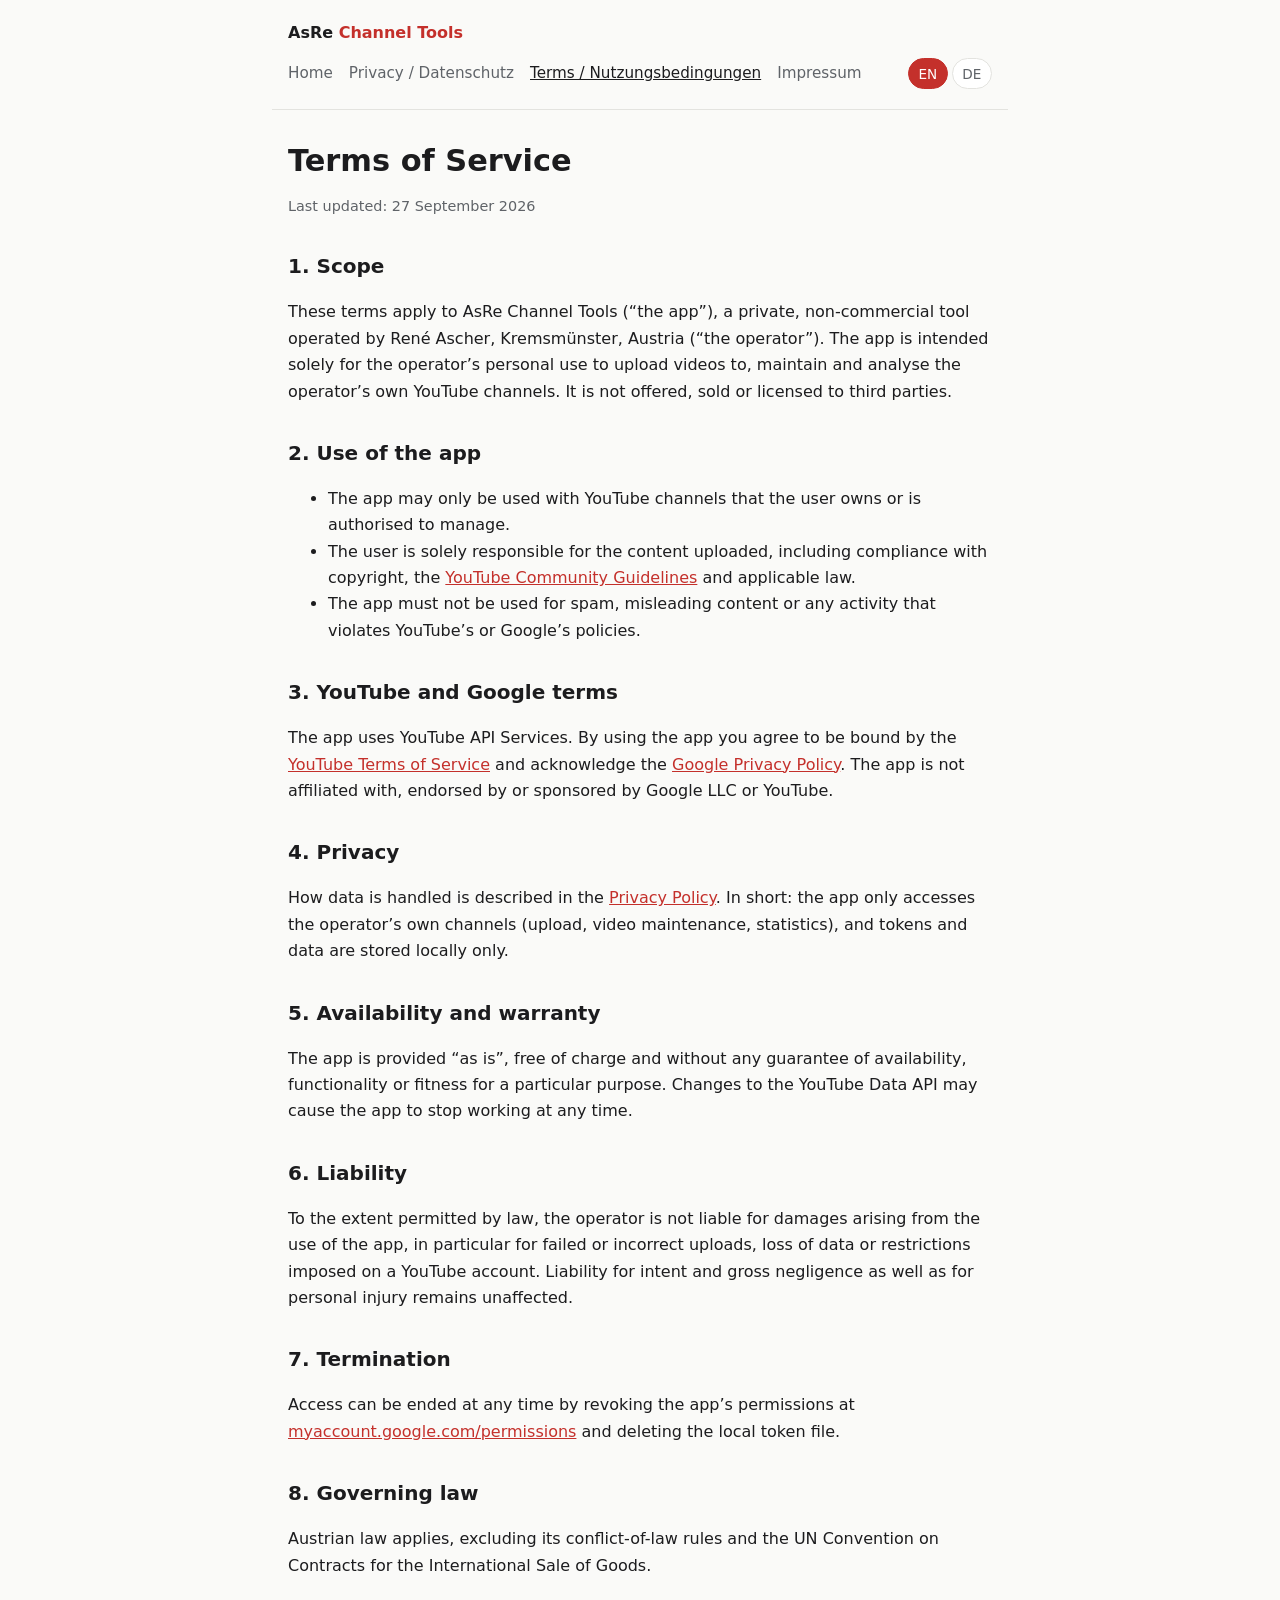
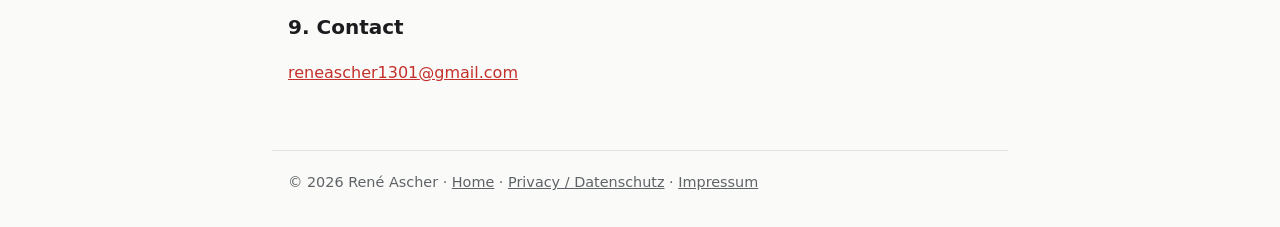
<file: terms.html>
<!doctype html>
<html lang="en">
<head>
  <meta charset="utf-8">
  <meta name="viewport" content="width=device-width, initial-scale=1">
  <title>Terms of Service – AsRe Channel Tools</title>
  <meta name="description" content="Terms of Service / Nutzungsbedingungen for AsRe Channel Tools.">
  <link rel="stylesheet" href="assets/style.css">
  <script src="assets/lang.js"></script>
</head>
<body>
<header>
  <a class="brand" href="index.html">AsRe <span>Channel Tools</span></a>
  <nav>
    <a href="index.html">Home</a>
    <a href="privacy.html">Privacy / Datenschutz</a>
    <a href="terms.html" aria-current="page">Terms / Nutzungsbedingungen</a>
    <a href="impressum.html">Impressum</a>
  </nav>
  <div class="lang-switch">
    <button type="button" data-set-lang="en">EN</button>
    <button type="button" data-set-lang="de">DE</button>
  </div>
</header>

<main>
  <!-- ===================== ENGLISH ===================== -->
  <section class="l-en" lang="en">
    <h1>Terms of Service</h1>
    <p class="meta">Last updated: 27 September 2026</p>

    <h2>1. Scope</h2>
    <p>These terms apply to AsRe Channel Tools (“the app”), a private, non-commercial tool operated by René Ascher, Kremsmünster, Austria (“the operator”). The app is intended solely for the operator’s personal use to upload videos to, maintain and analyse the operator’s own YouTube channels. It is not offered, sold or licensed to third parties.</p>

    <h2>2. Use of the app</h2>
    <ul>
      <li>The app may only be used with YouTube channels that the user owns or is authorised to manage.</li>
      <li>The user is solely responsible for the content uploaded, including compliance with copyright, the <a href="https://www.youtube.com/howyoutubeworks/policies/community-guidelines/">YouTube Community Guidelines</a> and applicable law.</li>
      <li>The app must not be used for spam, misleading content or any activity that violates YouTube’s or Google’s policies.</li>
    </ul>

    <h2>3. YouTube and Google terms</h2>
    <p>The app uses YouTube API Services. By using the app you agree to be bound by the
    <a href="https://www.youtube.com/t/terms">YouTube Terms of Service</a>
    and acknowledge the <a href="https://policies.google.com/privacy">Google Privacy Policy</a>.
    The app is not affiliated with, endorsed by or sponsored by Google LLC or YouTube.</p>

    <h2>4. Privacy</h2>
    <p>How data is handled is described in the <a href="privacy.html">Privacy Policy</a>. In short: the app only accesses the operator’s own channels (upload, video maintenance, statistics), and tokens and data are stored locally only.</p>

    <h2>5. Availability and warranty</h2>
    <p>The app is provided “as is”, free of charge and without any guarantee of availability, functionality or fitness for a particular purpose. Changes to the YouTube Data API may cause the app to stop working at any time.</p>

    <h2>6. Liability</h2>
    <p>To the extent permitted by law, the operator is not liable for damages arising from the use of the app, in particular for failed or incorrect uploads, loss of data or restrictions imposed on a YouTube account. Liability for intent and gross negligence as well as for personal injury remains unaffected.</p>

    <h2>7. Termination</h2>
    <p>Access can be ended at any time by revoking the app’s permissions at <a href="https://myaccount.google.com/permissions">myaccount.google.com/permissions</a> and deleting the local token file.</p>

    <h2>8. Governing law</h2>
    <p>Austrian law applies, excluding its conflict-of-law rules and the UN Convention on Contracts for the International Sale of Goods.</p>

    <h2>9. Contact</h2>
    <p><a href="mailto:reneascher1301@gmail.com">reneascher1301@gmail.com</a></p>
  </section>

  <hr class="lang-sep">

  <!-- ===================== DEUTSCH ===================== -->
  <section class="l-de" lang="de">
    <h1>Nutzungsbedingungen</h1>
    <p class="meta">Stand: 27. September 2026</p>

    <h2>1. Geltungsbereich</h2>
    <p>Diese Bedingungen gelten für AsRe Channel Tools („die App“), ein privates, nicht-kommerzielles Tool von René Ascher, Kremsmünster, Österreich („der Betreiber“). Die App dient ausschließlich der persönlichen Nutzung durch den Betreiber zum Hochladen, Pflegen und Auswerten von Videos auf den eigenen YouTube-Kanälen. Sie wird Dritten weder angeboten, verkauft noch lizenziert.</p>

    <h2>2. Nutzung der App</h2>
    <ul>
      <li>Die App darf nur mit YouTube-Kanälen verwendet werden, die dem/der Nutzer:in gehören oder die er/sie verwalten darf.</li>
      <li>Für hochgeladene Inhalte ist allein der/die Nutzer:in verantwortlich, einschließlich der Einhaltung von Urheberrecht, den <a href="https://www.youtube.com/howyoutubeworks/policies/community-guidelines/">YouTube-Community-Richtlinien</a> und geltendem Recht.</li>
      <li>Die App darf nicht für Spam, irreführende Inhalte oder sonstige Verstöße gegen Richtlinien von YouTube oder Google verwendet werden.</li>
    </ul>

    <h2>3. Bedingungen von YouTube und Google</h2>
    <p>Die App nutzt die YouTube API Services. Mit der Nutzung der App stimmst du den
    <a href="https://www.youtube.com/t/terms">Nutzungsbedingungen von YouTube</a> zu
    und nimmst die <a href="https://policies.google.com/privacy">Datenschutzerklärung von Google</a> zur Kenntnis.
    Die App steht in keiner Verbindung zu Google LLC oder YouTube und wird von diesen weder unterstützt noch gesponsert.</p>

    <h2>4. Datenschutz</h2>
    <p>Der Umgang mit Daten ist in der <a href="privacy.html">Datenschutzerklärung</a> beschrieben. Kurz gesagt: Die App greift nur auf die eigenen Kanäle des Betreibers zu (Upload, Pflege der Videos, Statistiken), Tokens und Daten werden ausschließlich lokal gespeichert.</p>

    <h2>5. Verfügbarkeit und Gewährleistung</h2>
    <p>Die App wird kostenlos und „wie besehen“ bereitgestellt, ohne Zusicherung von Verfügbarkeit, Funktionsfähigkeit oder Eignung für einen bestimmten Zweck. Änderungen an der YouTube Data API können jederzeit dazu führen, dass die App nicht mehr funktioniert.</p>

    <h2>6. Haftung</h2>
    <p>Soweit gesetzlich zulässig, haftet der Betreiber nicht für Schäden aus der Nutzung der App, insbesondere nicht für fehlgeschlagene oder fehlerhafte Uploads, Datenverlust oder Einschränkungen eines YouTube-Kontos. Die Haftung für Vorsatz und grobe Fahrlässigkeit sowie für Personenschäden bleibt unberührt.</p>

    <h2>7. Beendigung</h2>
    <p>Der Zugriff kann jederzeit beendet werden, indem die Berechtigungen der App unter <a href="https://myaccount.google.com/permissions">myaccount.google.com/permissions</a> widerrufen und die lokale Token-Datei gelöscht wird.</p>

    <h2>8. Anwendbares Recht</h2>
    <p>Es gilt österreichisches Recht unter Ausschluss der Verweisungsnormen und des UN-Kaufrechts.</p>

    <h2>9. Kontakt</h2>
    <p><a href="mailto:reneascher1301@gmail.com">reneascher1301@gmail.com</a></p>
  </section>
</main>

<footer>
  © 2026 René Ascher ·
  <a href="index.html">Home</a> ·
  <a href="privacy.html">Privacy / Datenschutz</a> ·
  <a href="impressum.html">Impressum</a>
</footer>
</body>
</html>
</file>
<file: assets/style.css>
:root {
  --bg: #fafaf8;
  --surface: #ffffff;
  --text: #1c1c1e;
  --muted: #5f6368;
  --border: #e3e3df;
  --accent: #c4302b;
  --accent-soft: #fbeceb;
  --max: 46rem;
}

@media (prefers-color-scheme: dark) {
  :root {
    --bg: #141416;
    --surface: #1c1c1f;
    --text: #ececec;
    --muted: #a0a0a6;
    --border: #2e2e33;
    --accent: #ff5a52;
    --accent-soft: #2a1a1a;
  }
}

* { box-sizing: border-box; }

html { -webkit-text-size-adjust: 100%; }

body {
  margin: 0;
  background: var(--bg);
  color: var(--text);
  font: 1rem/1.65 system-ui, -apple-system, "Segoe UI", Roboto, sans-serif;
}

a { color: var(--accent); }
a:hover { text-decoration-thickness: 2px; }

header, main, footer {
  max-width: var(--max);
  margin: 0 auto;
  padding: 0 1rem;
}

header {
  display: flex;
  flex-wrap: wrap;
  align-items: center;
  justify-content: space-between;
  gap: 0.75rem;
  padding-top: 1.25rem;
  padding-bottom: 1.25rem;
  border-bottom: 1px solid var(--border);
}

.brand {
  font-weight: 700;
  text-decoration: none;
  color: var(--text);
}
.brand span { color: var(--accent); }

nav { display: flex; flex-wrap: wrap; gap: 0.25rem 1rem; font-size: 0.95rem; }
nav a { color: var(--muted); text-decoration: none; }
nav a:hover, nav a[aria-current="page"] { color: var(--text); text-decoration: underline; }

.lang-switch { display: flex; gap: 0.25rem; }
.lang-switch button {
  font: inherit;
  font-size: 0.85rem;
  padding: 0.2rem 0.6rem;
  border: 1px solid var(--border);
  background: var(--surface);
  color: var(--muted);
  border-radius: 999px;
  cursor: pointer;
}
.lang-switch button[aria-pressed="true"] {
  background: var(--accent);
  border-color: var(--accent);
  color: #fff;
}

main { padding-top: 2rem; padding-bottom: 3rem; }

h1 { font-size: 1.9rem; line-height: 1.25; margin: 0 0 0.5rem; }
h2 { font-size: 1.25rem; margin: 2rem 0 0.5rem; }
h3 { font-size: 1.05rem; margin: 1.5rem 0 0.25rem; }

.lead { font-size: 1.1rem; color: var(--muted); }
.meta { color: var(--muted); font-size: 0.9rem; }

.box {
  background: var(--accent-soft);
  border-left: 4px solid var(--accent);
  padding: 0.9rem 1.1rem;
  border-radius: 0.4rem;
  margin: 1.5rem 0;
}

code {
  font-family: ui-monospace, "Cascadia Code", Consolas, monospace;
  font-size: 0.9em;
  background: var(--surface);
  border: 1px solid var(--border);
  padding: 0.05rem 0.35rem;
  border-radius: 0.3rem;
  overflow-wrap: anywhere;
}

dl { display: grid; grid-template-columns: max-content 1fr; gap: 0.35rem 1.25rem; }
dt { font-weight: 600; }
dd { margin: 0; }
@media (max-width: 480px) {
  dl { grid-template-columns: 1fr; }
  dd { margin-bottom: 0.5rem; }
}

hr.lang-sep { border: 0; border-top: 1px dashed var(--border); margin: 3rem 0; }

footer {
  border-top: 1px solid var(--border);
  padding-top: 1.25rem;
  padding-bottom: 2rem;
  color: var(--muted);
  font-size: 0.9rem;
}
footer a { color: var(--muted); }

/* Language toggle: without JS both languages are shown. */
html[data-lang="en"] .l-de,
html[data-lang="de"] .l-en,
html[data-lang] hr.lang-sep { display: none; }
</file>
